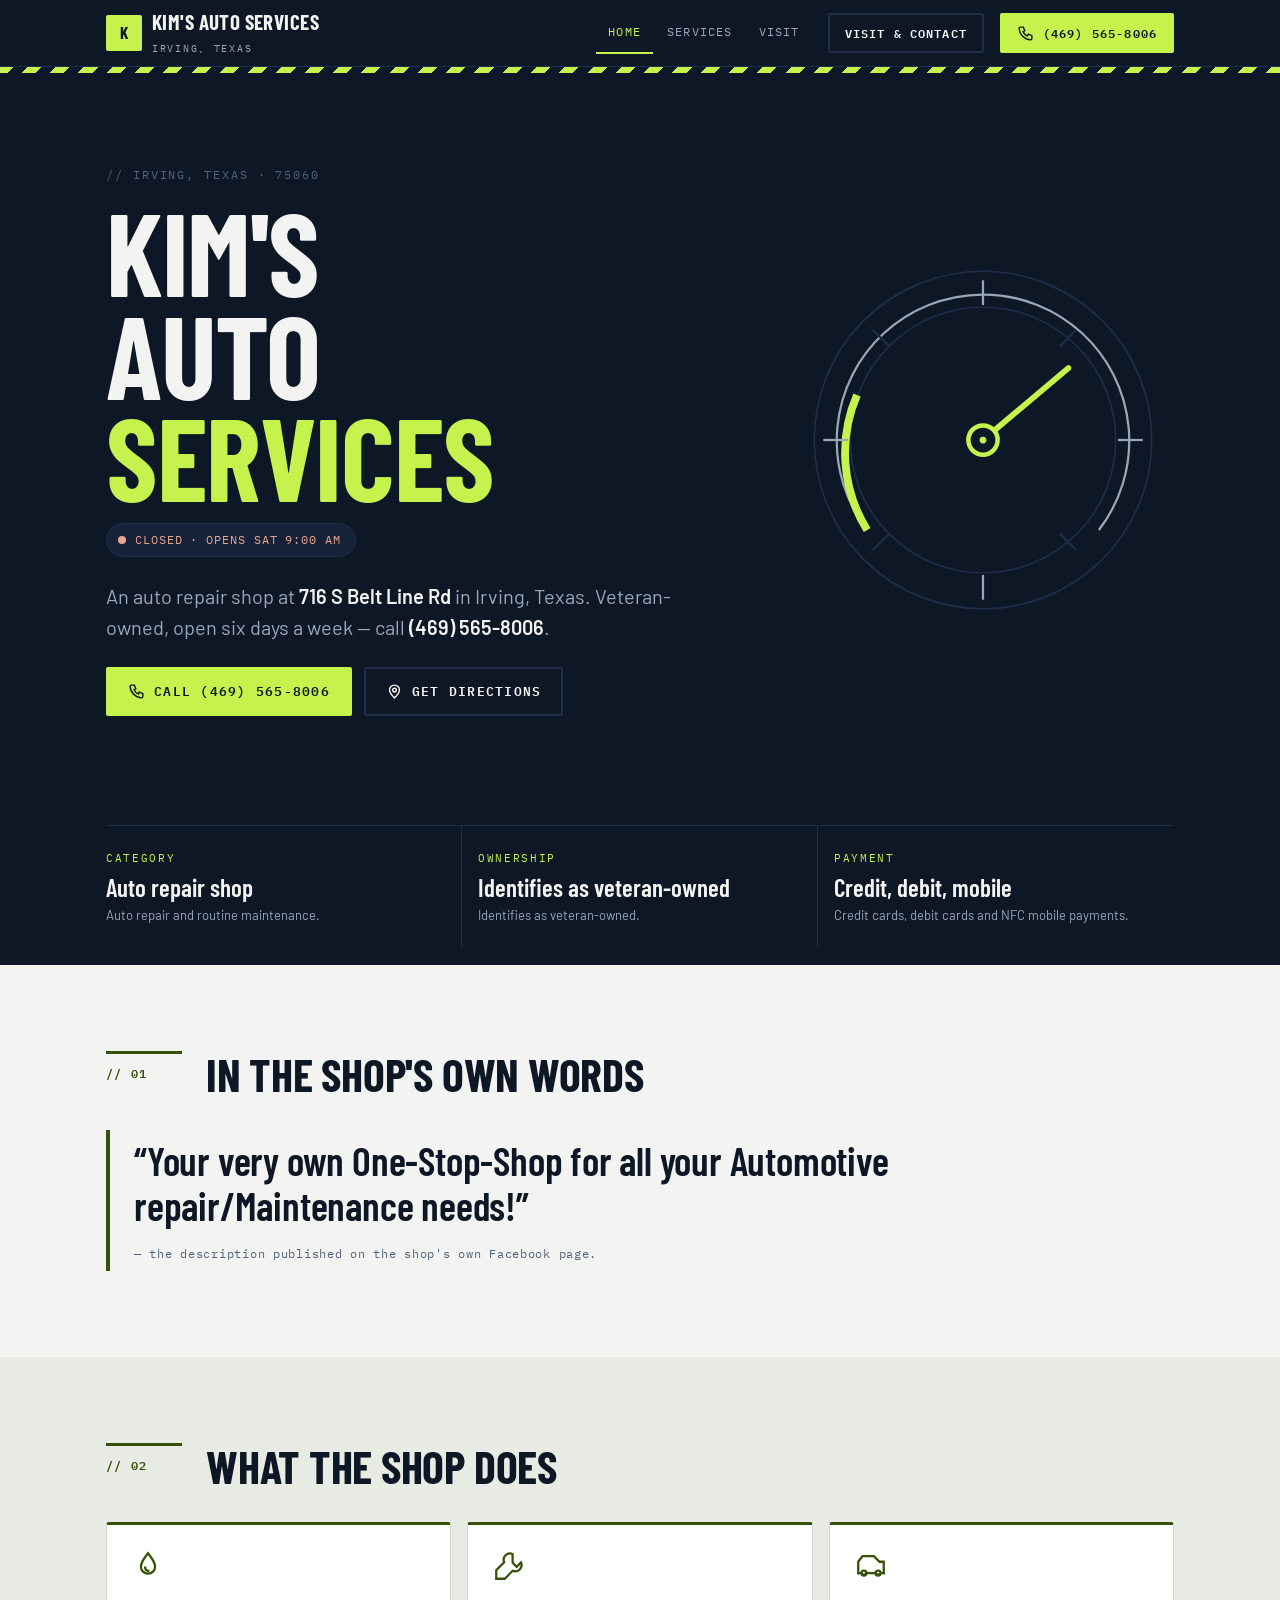
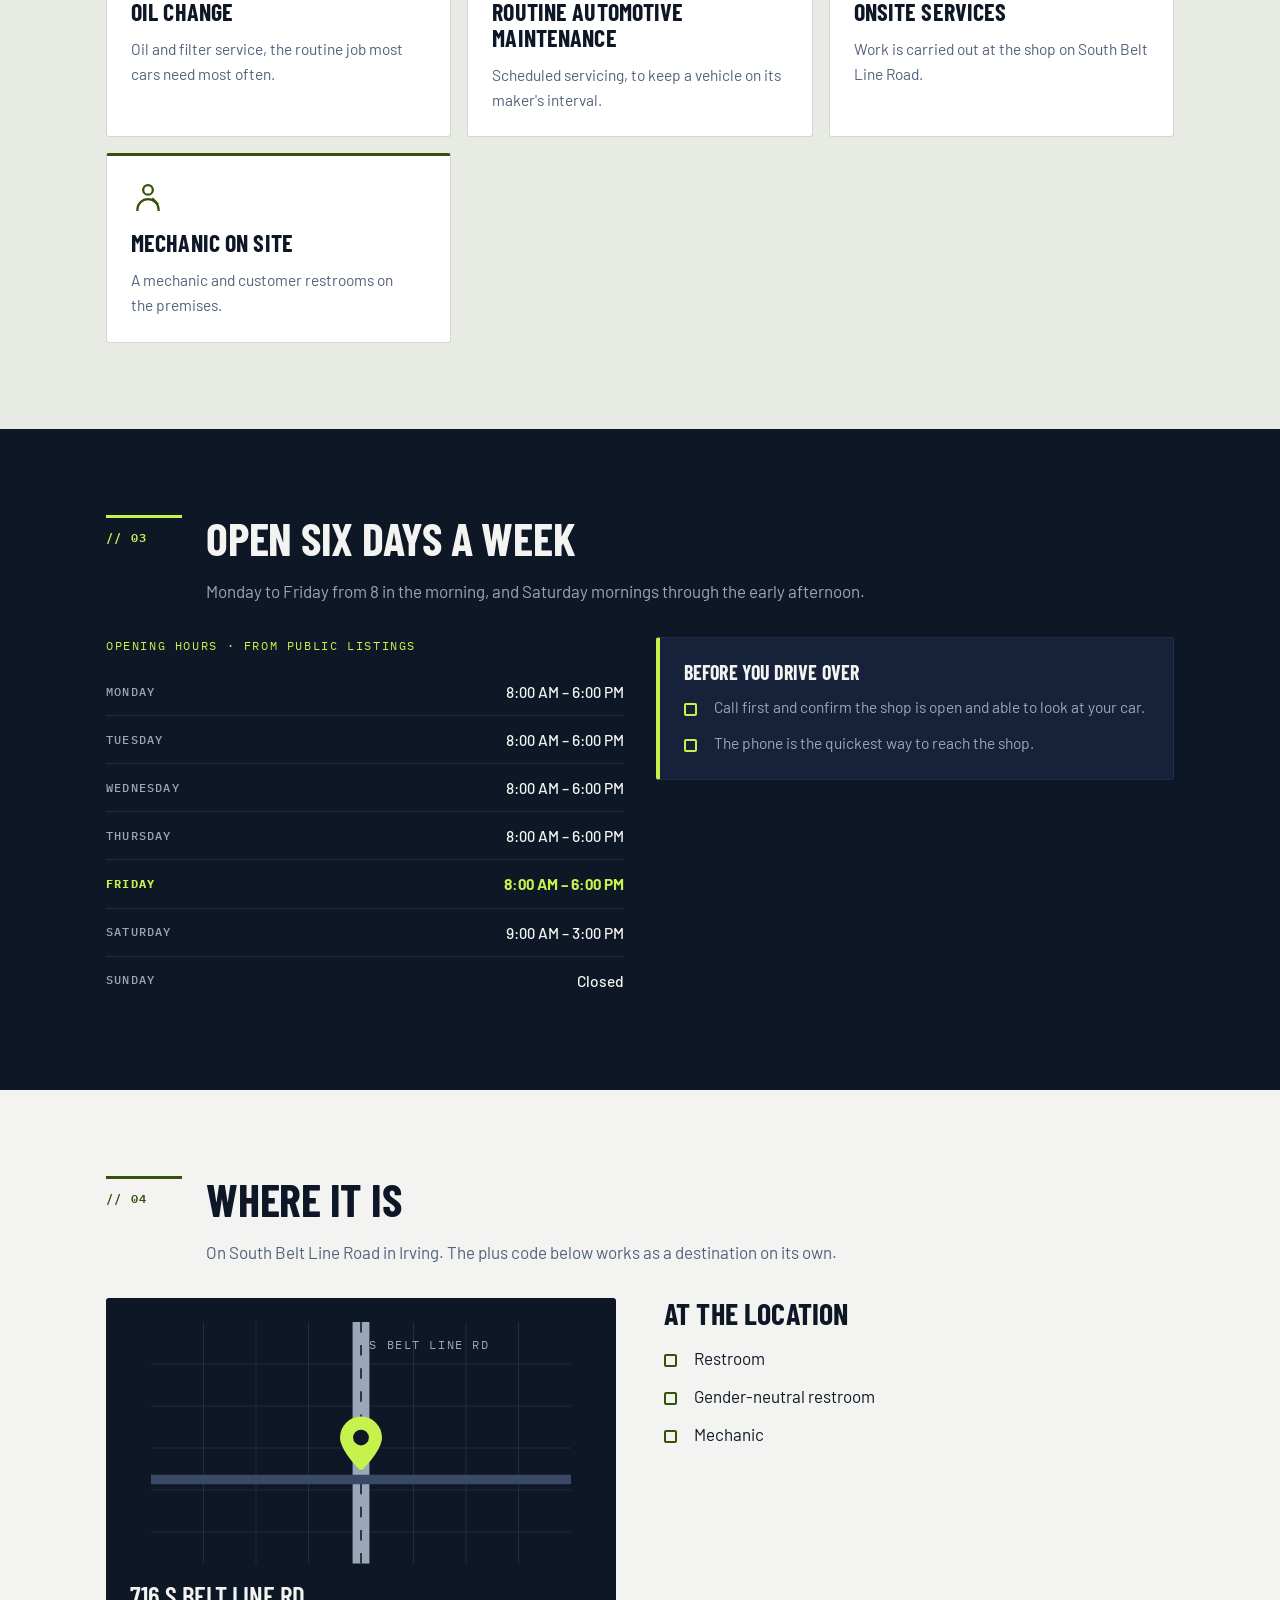
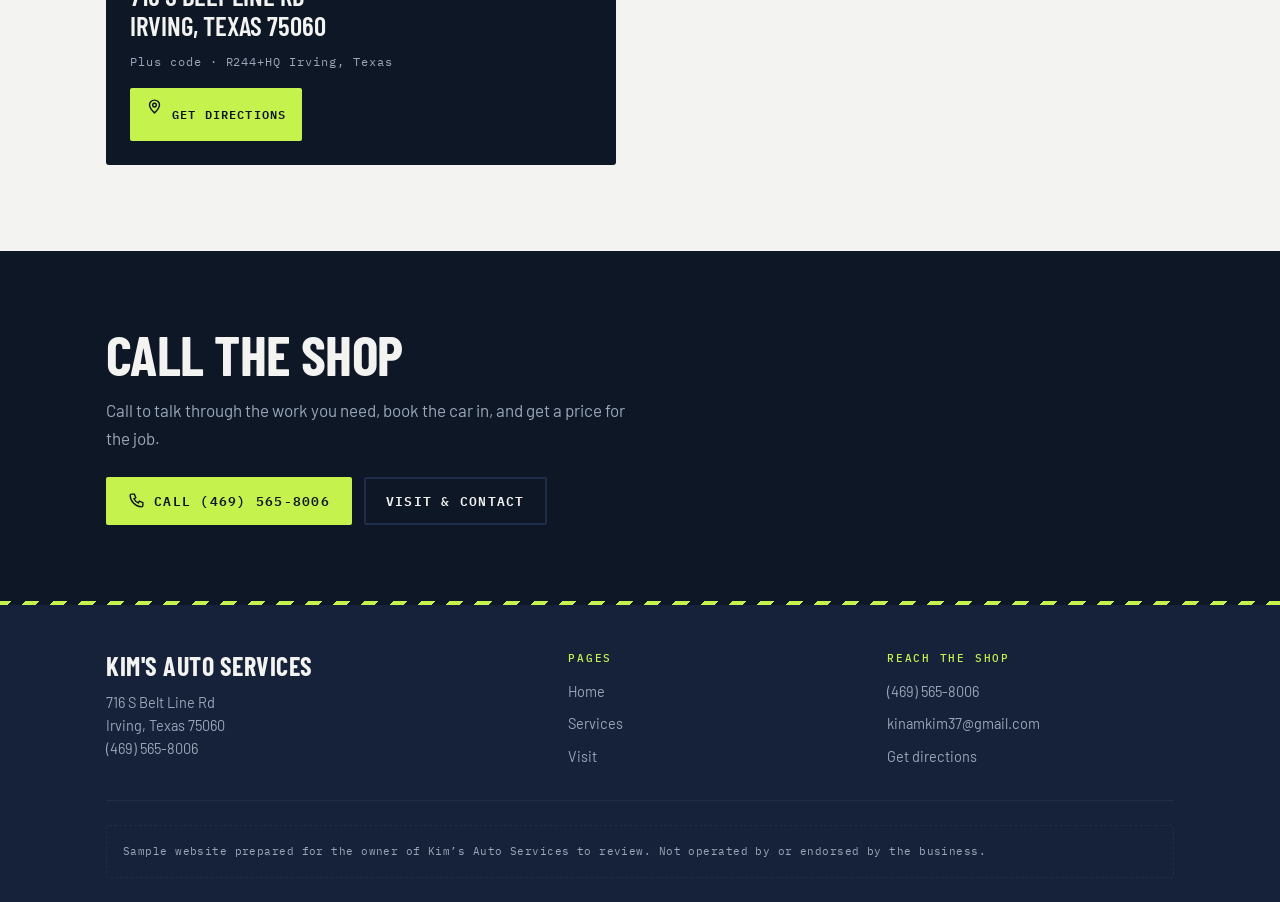
<file: index.html>
<!doctype html>
<html lang="en" class="no-js">
<head>
<meta charset="utf-8">
<meta name="viewport" content="width=device-width, initial-scale=1">
<title>Kim's Auto Services — Auto repair, 716 S Belt Line Rd, Irving, TX</title>
<meta name="description" content="Kim's Auto Services is an auto repair shop at 716 S Belt Line Rd, Irving, Texas 75060. Call (469) 565-8006. Hours and listed services come from public business listings.">
<meta name="robots" content="noindex, nofollow">
<meta name="theme-color" content="#0e1726">
<link rel="icon" href="assets/img/favicon.svg" type="image/svg+xml">
<link rel="preconnect" href="https://fonts.googleapis.com">
<link rel="preconnect" href="https://fonts.gstatic.com" crossorigin>
<link rel="stylesheet" href="https://fonts.googleapis.com/css2?family=Barlow+Condensed:wght@500;600;700&family=Barlow:wght@400;500;600&family=IBM+Plex+Mono:wght@400;500;600&display=swap">
<link rel="stylesheet" href="assets/css/styles.css">
<script>document.documentElement.className=document.documentElement.className.replace(/\bno-js\b/,'js');</script>
</head>
<body>

<a class="skip" href="#main">Skip to main content</a>

<!-- ========================= HEADER ========================= -->
<header class="topbar">
  <div class="wrap topbar__in">
    <a class="brand" href="index.html">
      <span class="brand__mark" aria-hidden="true">K</span>
      <span>
        <span class="brand__name">Kim's Auto Services</span>
        <span class="brand__sub">Irving, Texas</span>
      </span>
    </a>

    <button class="menubtn" type="button" data-menu aria-expanded="false" aria-controls="nav" aria-label="Open menu">
      <svg viewBox="0 0 24 24" fill="none" stroke="currentColor" stroke-width="2" stroke-linecap="square" aria-hidden="true">
        <path d="M3 6h18M3 12h18M3 18h18"/>
      </svg>
    </button>

    <ul class="nav" id="nav">
      <li><a href="index.html" aria-current="page">Home</a></li>
      <li><a href="services.html">Services</a></li>
      <li><a href="visit.html">Visit</a></li>
    </ul>

    <a class="btn btn--ghost btn--sm" href="visit.html">Visit &amp; contact</a>

    <a class="btn btn--signal btn--sm" href="tel:+14695658006">
      <svg viewBox="0 0 24 24" fill="none" stroke="currentColor" stroke-width="2" stroke-linecap="square" aria-hidden="true">
        <path d="M5 3h4l2 5-2.5 1.5a12 12 0 0 0 6 6L16 13l5 2v4a2 2 0 0 1-2 2A17 17 0 0 1 3 5a2 2 0 0 1 2-2z"/>
      </svg>
      <span>(469) 565-8006</span>
    </a>
  </div>
</header>
<div class="stripe" aria-hidden="true"></div>

<main id="main">

  <!-- ========================= HERO ========================= -->
  <section class="hero">
    <div class="wrap hero__in">
      <div>
        <span class="eyebrow">// Irving, Texas · 75060</span>

        <h1>
          <span class="ln">Kim's</span>
          <span class="ln">Auto</span>
          <span class="ln ln--signal">Services</span>
        </h1>

        <p class="pill" data-status hidden>
          <span class="pill__dot" aria-hidden="true"></span>
          <span data-status-text></span>
        </p>

        <p class="hero__lede">An auto repair shop at <strong>716 S Belt Line Rd</strong> in Irving, Texas. Veteran-owned, open six days a week — call <strong>(469)&nbsp;565-8006</strong>.</p>

        <div class="btn-row">
          <a class="btn btn--signal" href="tel:+14695658006">
            <svg viewBox="0 0 24 24" fill="none" stroke="currentColor" stroke-width="2" stroke-linecap="square" aria-hidden="true">
              <path d="M5 3h4l2 5-2.5 1.5a12 12 0 0 0 6 6L16 13l5 2v4a2 2 0 0 1-2 2A17 17 0 0 1 3 5a2 2 0 0 1 2-2z"/>
            </svg>
            <span>Call (469) 565-8006</span>
          </a>
          <a class="btn btn--ghost" href="https://www.google.com/maps/search/?api=1&amp;query=Kim%27s%20Auto%20Services%20716%20S%20Belt%20Line%20Rd%2C%20Irving%2C%20TX%2075060"
             target="_blank" rel="noopener noreferrer">
            <svg viewBox="0 0 24 24" fill="none" stroke="currentColor" stroke-width="2" stroke-linecap="square" aria-hidden="true">
              <path d="M12 21s7-6.4 7-11a7 7 0 1 0-14 0c0 4.6 7 11 7 11z"/><circle cx="12" cy="10" r="2.6"/>
            </svg>
            <span>Get directions</span>
          </a>
        </div>
      </div>

      <div class="hero__art">
        <!-- Abstract gauge: a dial sweep with tick marks. Decorative only. -->
        <svg viewBox="0 0 320 320" role="img"
             aria-label="A line drawing of a dial with a sweeping needle">
          <circle cx="160" cy="160" r="150" fill="none" stroke="#1f2d49" stroke-width="1.5"/>
          <circle cx="160" cy="160" r="118" fill="none" stroke="#1f2d49" stroke-width="1.5"/>
          <path d="M57 240A130 130 0 1 1 263 240" fill="none" stroke="#9aa7b8" stroke-width="2"/>
          <path d="M57 240A130 130 0 0 1 48 120" fill="none" stroke="#c6f24e" stroke-width="7" stroke-linecap="butt"/>
          <g stroke="#9aa7b8" stroke-width="2">
            <path d="M160 18v22"/><path d="M160 280v22"/>
            <path d="M18 160h22"/><path d="M280 160h22"/>
          </g>
          <g stroke="#1f2d49" stroke-width="2">
            <path d="M62 62l15 15"/><path d="M243 62l-15 15"/>
            <path d="M62 258l15-15"/><path d="M243 258l-15-15"/>
          </g>
          <path d="M160 160 L236 96" fill="none" stroke="#c6f24e" stroke-width="5" stroke-linecap="round"/>
          <circle cx="160" cy="160" r="13" fill="#0e1726" stroke="#c6f24e" stroke-width="4"/>
          <circle cx="160" cy="160" r="3" fill="#c6f24e"/>
        </svg>
      </div>
    </div>

    <!-- Spec strip -->
    <div class="wrap">
      <dl class="spec">
        <div class="spec__cell">
          <dt>Category</dt>
          <dd>
            <span>Auto repair shop</span>
            <small>Auto repair and routine maintenance.</small>
          </dd>
        </div>
        <div class="spec__cell">
          <dt>Ownership</dt>
          <dd>
            <span>Identifies as veteran-owned</span>
            <small>Identifies as veteran-owned.</small>
          </dd>
        </div>
        <div class="spec__cell">
          <dt>Payment</dt>
          <dd>
            <span>Credit, debit, mobile</span>
            <small>Credit cards, debit cards and NFC mobile payments.</small>
          </dd>
        </div>
      </dl>
    </div>
  </section>

  <!-- ========================= 01 · IN ITS OWN WORDS ========================= -->
  <section class="sec">
    <div class="wrap">
      <div class="sec__head reveal">
        <span class="sec__idx">// 01</span>
        <div>
          <h2 class="sec__h">In the shop's own words</h2>
        </div>
      </div>

      <div class="split split--wide">
        <blockquote class="quote reveal">
          <p>“Your very own One-Stop-Shop for all your Automotive repair/Maintenance needs!”</p>
          <footer>— the description published on the shop's own Facebook page.</footer>
        </blockquote>

      </div>
    </div>
  </section>

  <!-- ========================= 02 · WHAT THE LISTINGS RECORD ========================= -->
  <section class="sec sec--paper2">
    <div class="wrap">
      <div class="sec__head reveal">
        <span class="sec__idx">// 02</span>
        <div>
          <h2 class="sec__h">What the shop does</h2>
        </div>
      </div>

      <div class="cards reveal">
        <article class="card card--signal">
          <svg class="card__ico" viewBox="0 0 24 24" fill="none" stroke="currentColor" stroke-width="1.6" stroke-linecap="square" aria-hidden="true">
            <path d="M12 3s5 6.2 5 9.4A5 5 0 0 1 7 12.4C7 9.2 12 3 12 3z"/><path d="M10 13.2a2.2 2.2 0 0 0 2.2 2.2"/>
          </svg>
          <h3>Oil change</h3>
          <p>Oil and filter service, the routine job most cars need most often.</p>
        </article>

        <article class="card card--signal">
          <svg class="card__ico" viewBox="0 0 24 24" fill="none" stroke="currentColor" stroke-width="1.6" stroke-linecap="square" aria-hidden="true">
            <path d="M14.5 3.5a4.5 4.5 0 0 0-5.9 5.9L3 15v6h6l5.6-5.6a4.5 4.5 0 0 0 5.9-5.9l-3.1 3.1-2.8-2.8z"/>
          </svg>
          <h3>Routine automotive maintenance</h3>
          <p>Scheduled servicing, to keep a vehicle on its maker's interval.</p>
        </article>

        <article class="card card--signal">
          <svg class="card__ico" viewBox="0 0 24 24" fill="none" stroke="currentColor" stroke-width="1.6" stroke-linecap="square" aria-hidden="true">
            <path d="M3 17h2.2a2 2 0 0 0 3.6 0h6.4a2 2 0 0 0 3.6 0H21"/><path d="M3 17V9l3-4h8l4 4h3v8"/><circle cx="7" cy="17" r="1.8"/><circle cx="17" cy="17" r="1.8"/>
          </svg>
          <h3>Onsite services</h3>
          <p>Work is carried out at the shop on South Belt Line Road.</p>
        </article>

        <article class="card card--signal">
          <svg class="card__ico" viewBox="0 0 24 24" fill="none" stroke="currentColor" stroke-width="1.6" stroke-linecap="square" aria-hidden="true">
            <circle cx="12" cy="7" r="3.4"/><path d="M4.5 21a7.5 7.5 0 0 1 15 0"/><path d="M15.5 13.5l3 3"/>
          </svg>
          <h3>Mechanic on site</h3>
          <p>A mechanic and customer restrooms on the premises.</p>
        </article>
      </div>

    </div>
  </section>

  <!-- ========================= 03 · HOURS ========================= -->
  <section class="sec on-ink">
    <div class="wrap">
      <div class="sec__head reveal">
        <span class="sec__idx">// 03</span>
        <div>
          <h2 class="sec__h">Open six days a week</h2>
          <p class="sec__sub">Monday to Friday from 8 in the morning, and Saturday mornings through the early afternoon.</p>
        </div>
      </div>

      <div class="split">
        <table class="hours reveal" data-hours>
          <caption>Opening hours · from public listings</caption>
          <tbody>
            <tr data-day="1"><th scope="row">Monday</th><td>8:00 AM – 6:00 PM</td></tr>
            <tr data-day="2"><th scope="row">Tuesday</th><td>8:00 AM – 6:00 PM</td></tr>
            <tr data-day="3"><th scope="row">Wednesday</th><td>8:00 AM – 6:00 PM</td></tr>
            <tr data-day="4"><th scope="row">Thursday</th><td>8:00 AM – 6:00 PM</td></tr>
            <tr data-day="5"><th scope="row">Friday</th><td>8:00 AM – 6:00 PM</td></tr>
            <tr data-day="6"><th scope="row">Saturday</th><td>9:00 AM – 3:00 PM</td></tr>
            <tr data-day="0"><th scope="row">Sunday</th><td>Closed</td></tr>
          </tbody>
        </table>

        <div class="note note--ink reveal">
          <h3>Before you drive over</h3>
          <ul class="ticks">
            <li>Call first and confirm the shop is open and able to look at your car.</li>
            <li>The phone is the quickest way to reach the shop.</li></ul>
          <p class="nojs-only" style="margin-top:var(--s-4)">Note: the live “open now” indicator needs JavaScript. The table above is the published schedule.</p>
        </div>
      </div>
    </div>
  </section>

  <!-- ========================= 04 · WHERE IT IS ========================= -->
  <section class="sec">
    <div class="wrap">
      <div class="sec__head reveal">
        <span class="sec__idx">// 04</span>
        <div>
          <h2 class="sec__h">Where it is</h2>
          <p class="sec__sub">On South Belt Line Road in Irving. The plus code below works as a destination on its own.</p>
        </div>
      </div>

      <div class="split split--wide">
        <div class="locator reveal">
          <!-- Abstract locator: a crossroads with a marker. Decorative only. -->
          <svg viewBox="0 0 400 230" role="img"
               aria-label="A simplified line drawing of a crossroads with a map marker">
            <rect x="0" y="0" width="400" height="230" fill="#0e1726"/>
            <g stroke="#1f2d49" stroke-width="1">
              <path d="M0 40h400M0 80h400M0 120h400M0 160h400M0 200h400"/>
              <path d="M50 0v230M100 0v230M150 0v230M250 0v230M300 0v230M350 0v230"/>
            </g>
            <path d="M200 0v230" stroke="#9aa7b8" stroke-width="16" fill="none"/>
            <path d="M200 0v230" stroke="#0e1726" stroke-width="1.5" stroke-dasharray="10 12" fill="none"/>
            <path d="M0 150h400" stroke="#3a4a66" stroke-width="9" fill="none"/>
            <g transform="translate(200 108)">
              <path d="M0 34c0 0 20-19 20-32A20 20 0 1 0-20 2c0 13 20 32 20 32z" fill="#c6f24e"/>
              <circle cx="0" cy="2" r="7.5" fill="#0e1726"/>
            </g>
            <text x="208" y="26" fill="#9aa7b8" font-family="IBM Plex Mono, monospace" font-size="11" letter-spacing="1.5">S BELT LINE RD</text>
          </svg>

          <address>716 S Belt Line Rd<br>Irving, Texas 75060</address>
          <p class="pluscode">Plus code · R244+HQ Irving, Texas</p>
          <a class="btn btn--signal btn--sm" href="https://www.google.com/maps/search/?api=1&amp;query=Kim%27s%20Auto%20Services%20716%20S%20Belt%20Line%20Rd%2C%20Irving%2C%20TX%2075060"
             target="_blank" rel="noopener noreferrer">
            <svg viewBox="0 0 24 24" fill="none" stroke="currentColor" stroke-width="2" stroke-linecap="square" aria-hidden="true">
              <path d="M12 21s7-6.4 7-11a7 7 0 1 0-14 0c0 4.6 7 11 7 11z"/><circle cx="12" cy="10" r="2.6"/>
            </svg>
            <span>Get directions</span>
          </a>
        </div>

        <div class="reveal">
          <h3 style="font-size:clamp(22px,3vw,30px);text-transform:uppercase;margin-bottom:var(--s-4)">At the location</h3>
          <ul class="ticks" style="margin-bottom:var(--s-5)">
            <li>Restroom</li>
            <li>Gender-neutral restroom</li>
            <li>Mechanic</li>
          </ul>
        </div>
      </div>
    </div>
  </section>

  <!-- ========================= BAND ========================= -->
  <section class="band">
    <div class="wrap">
      <h2>Call the shop</h2>
      <p>Call to talk through the work you need, book the car in, and get a price for the job.</p>
      <div class="btn-row">
        <a class="btn btn--signal" href="tel:+14695658006">
          <svg viewBox="0 0 24 24" fill="none" stroke="currentColor" stroke-width="2" stroke-linecap="square" aria-hidden="true">
            <path d="M5 3h4l2 5-2.5 1.5a12 12 0 0 0 6 6L16 13l5 2v4a2 2 0 0 1-2 2A17 17 0 0 1 3 5a2 2 0 0 1 2-2z"/>
          </svg>
          <span>Call (469) 565-8006</span>
        </a>
        <a class="btn btn--ghost" href="visit.html">Visit &amp; contact</a>
      </div>
    </div>
  </section>

</main>

<!-- ========================= FOOTER ========================= -->
<div class="stripe stripe--thin" aria-hidden="true"></div>
<footer class="foot">
  <div class="wrap">
    <div class="foot__grid">
      <div>
        <p class="foot__brand">Kim's Auto Services</p>
        <address>
          716 S Belt Line Rd<br>
          Irving, Texas 75060<br>
          <a href="tel:+14695658006">(469) 565-8006</a>
        </address>
      </div>
      <div>
        <h2>Pages</h2>
        <ul>
          <li><a href="index.html">Home</a></li>
          <li><a href="services.html">Services</a></li>
          <li><a href="visit.html">Visit</a></li>
        </ul>
      </div>
      <div>
        <h2>Reach the shop</h2>
        <ul>
          <li><a href="tel:+14695658006">(469) 565-8006</a></li>
          <li><a href="mailto:kinamkim37@gmail.com">kinamkim37@gmail.com</a></li>
          <li><a href="https://www.google.com/maps/search/?api=1&amp;query=Kim%27s%20Auto%20Services%20716%20S%20Belt%20Line%20Rd%2C%20Irving%2C%20TX%2075060"
                 target="_blank" rel="noopener noreferrer">Get directions</a></li>
        </ul>
      </div>
    </div>


    <p class="disclaimer">Sample website prepared for the owner of Kim&#8217;s Auto Services to review. Not operated by or endorsed by the business.</p>
  </div>
</footer>

<script src="assets/js/site.js"></script>
</body>
</html>
</file>
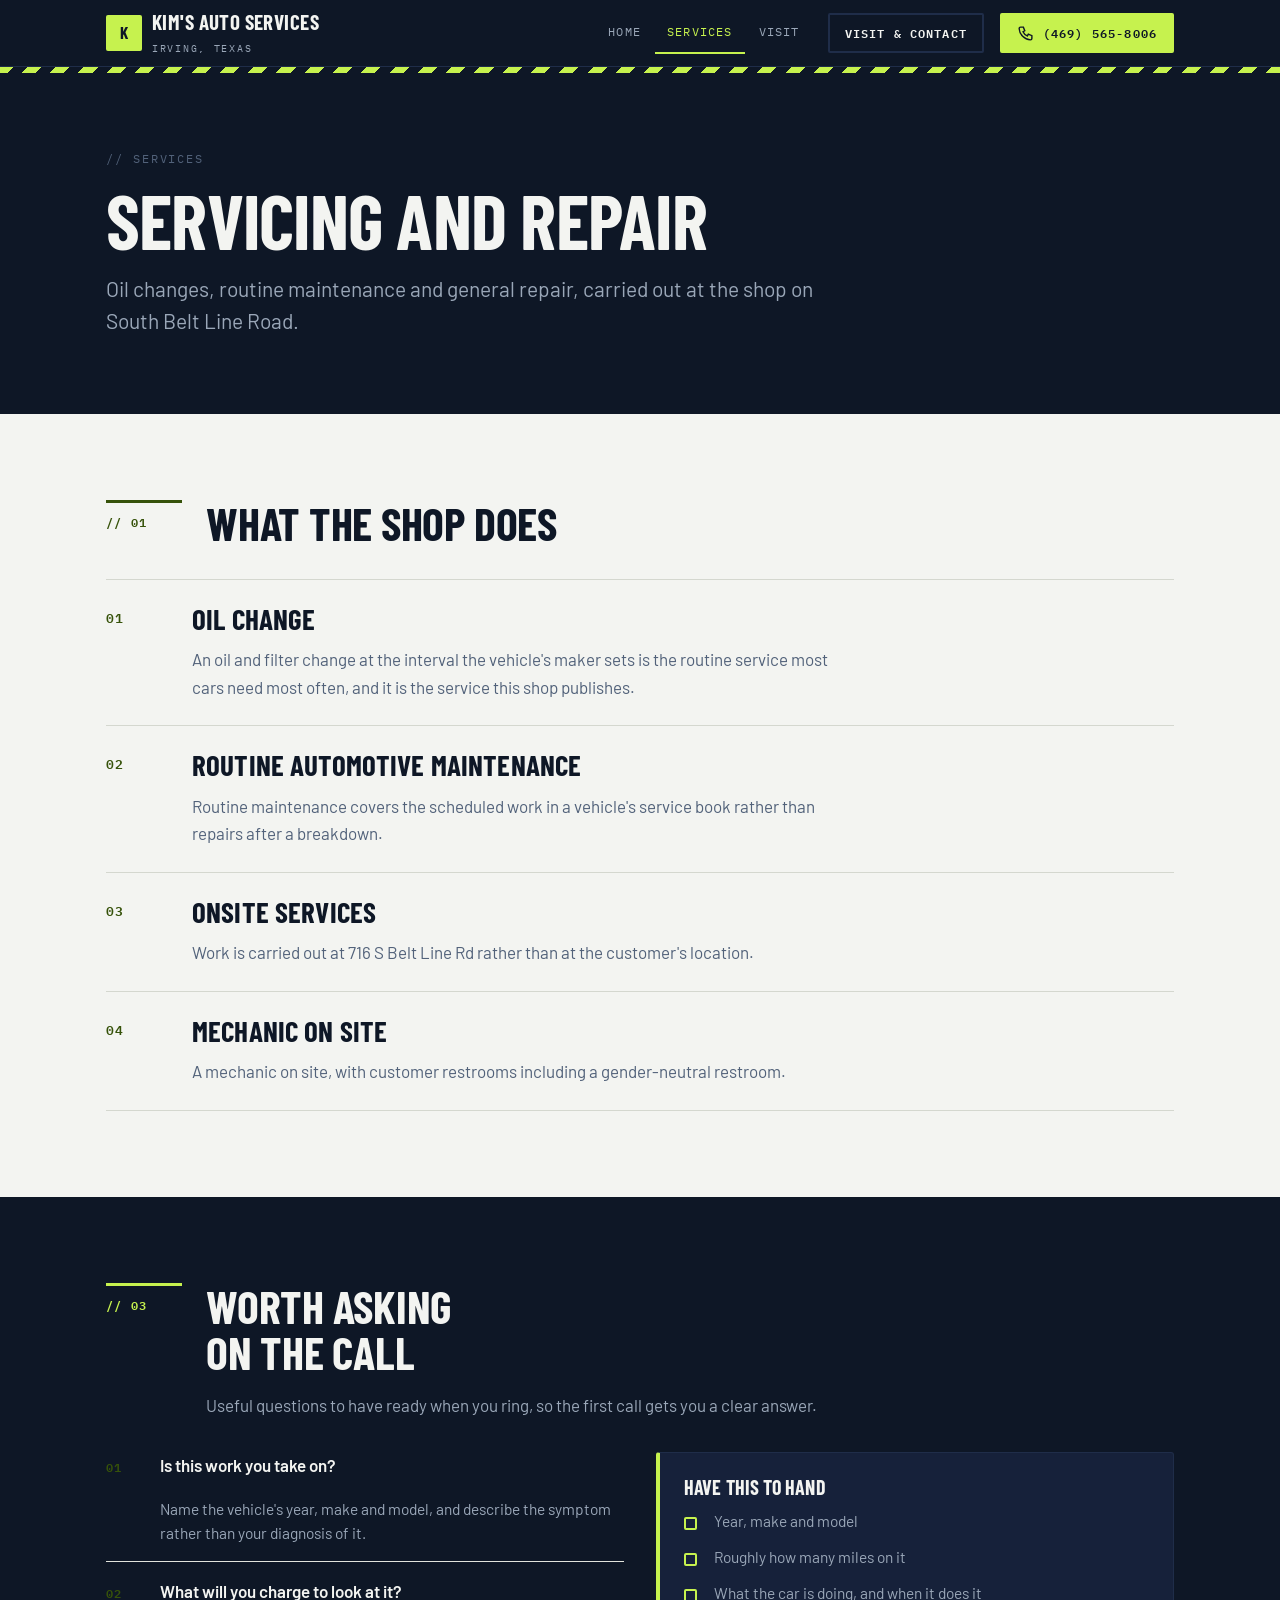
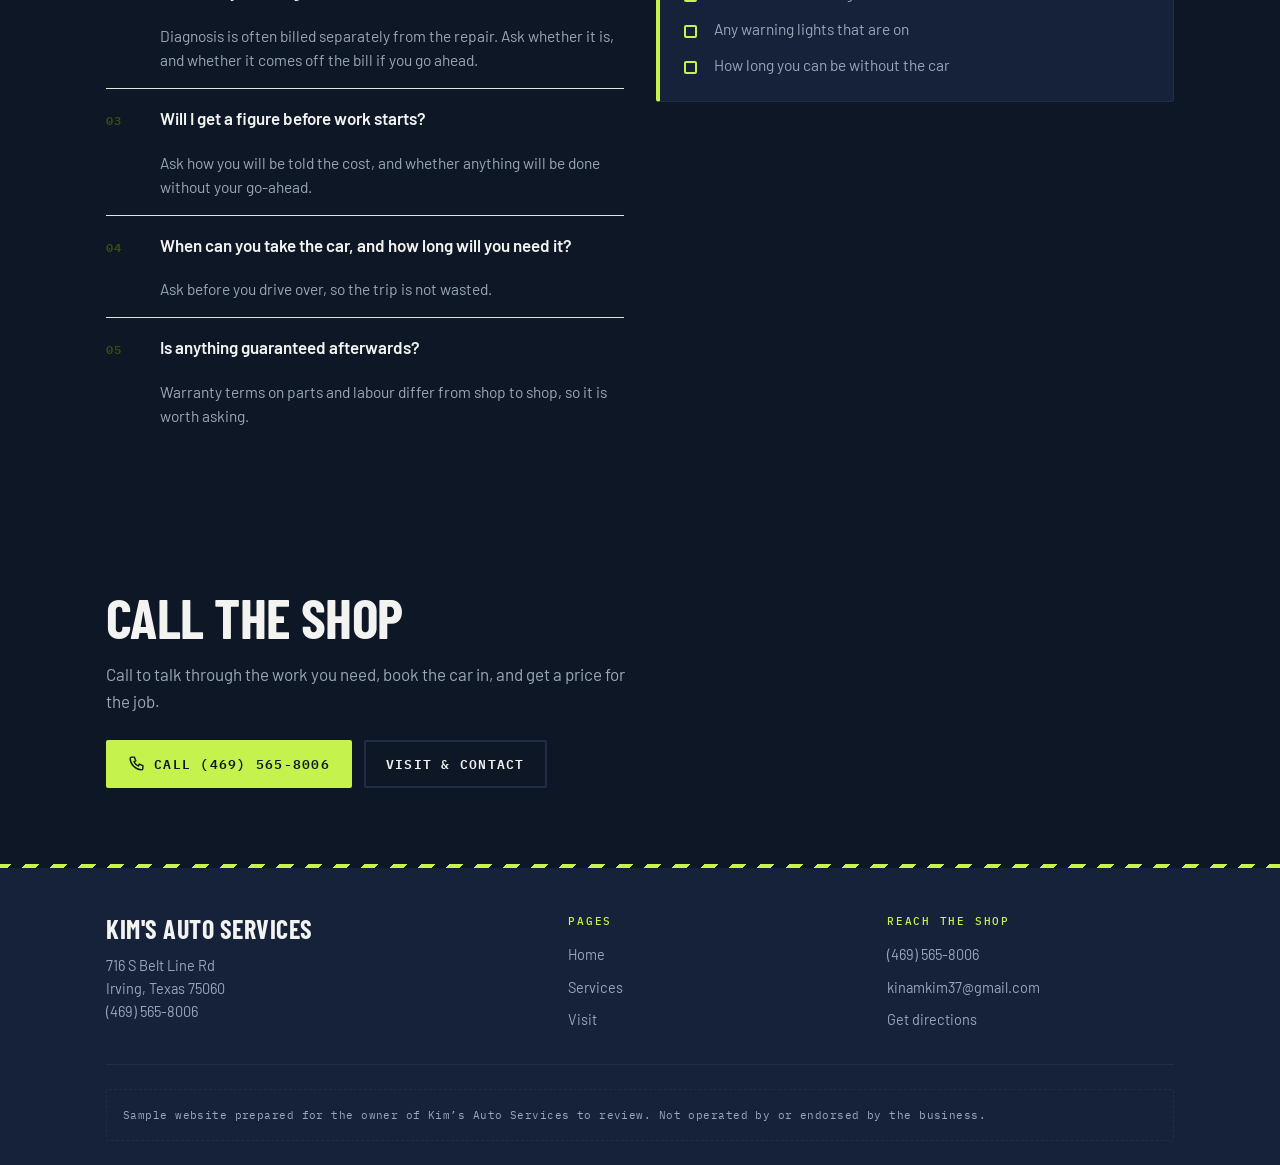
<file: services.html>
<!doctype html>
<html lang="en" class="no-js">
<head>
<meta charset="utf-8">
<meta name="viewport" content="width=device-width, initial-scale=1">
<title>Services — Kim's Auto Services, Irving, TX</title>
<meta name="description" content="What public listings record for Kim's Auto Services at 716 S Belt Line Rd, Irving, Texas: oil change, routine automotive maintenance, onsite services. Call (469) 565-8006 to ask about anything else.">
<meta name="robots" content="noindex, nofollow">
<meta name="theme-color" content="#0e1726">
<link rel="icon" href="assets/img/favicon.svg" type="image/svg+xml">
<link rel="preconnect" href="https://fonts.googleapis.com">
<link rel="preconnect" href="https://fonts.gstatic.com" crossorigin>
<link rel="stylesheet" href="https://fonts.googleapis.com/css2?family=Barlow+Condensed:wght@500;600;700&family=Barlow:wght@400;500;600&family=IBM+Plex+Mono:wght@400;500;600&display=swap">
<link rel="stylesheet" href="assets/css/styles.css">
<script>document.documentElement.className=document.documentElement.className.replace(/\bno-js\b/,'js');</script>
</head>
<body>

<a class="skip" href="#main">Skip to main content</a>

<header class="topbar">
  <div class="wrap topbar__in">
    <a class="brand" href="index.html">
      <span class="brand__mark" aria-hidden="true">K</span>
      <span>
        <span class="brand__name">Kim's Auto Services</span>
        <span class="brand__sub">Irving, Texas</span>
      </span>
    </a>

    <button class="menubtn" type="button" data-menu aria-expanded="false" aria-controls="nav" aria-label="Open menu">
      <svg viewBox="0 0 24 24" fill="none" stroke="currentColor" stroke-width="2" stroke-linecap="square" aria-hidden="true">
        <path d="M3 6h18M3 12h18M3 18h18"/>
      </svg>
    </button>

    <ul class="nav" id="nav">
      <li><a href="index.html">Home</a></li>
      <li><a href="services.html" aria-current="page">Services</a></li>
      <li><a href="visit.html">Visit</a></li>
    </ul>

    <a class="btn btn--ghost btn--sm" href="visit.html">Visit &amp; contact</a>

    <a class="btn btn--signal btn--sm" href="tel:+14695658006">
      <svg viewBox="0 0 24 24" fill="none" stroke="currentColor" stroke-width="2" stroke-linecap="square" aria-hidden="true">
        <path d="M5 3h4l2 5-2.5 1.5a12 12 0 0 0 6 6L16 13l5 2v4a2 2 0 0 1-2 2A17 17 0 0 1 3 5a2 2 0 0 1 2-2z"/>
      </svg>
      <span>(469) 565-8006</span>
    </a>
  </div>
</header>
<div class="stripe" aria-hidden="true"></div>

<main id="main">

  <section class="phead">
    <div class="wrap">
      <span class="eyebrow">// Services</span>
      <h1>Servicing and repair</h1>
      <p class="lede">Oil changes, routine maintenance and general repair, carried out at the shop on South Belt Line Road.</p>
    </div>
  </section>

  <!-- ========================= 01 · RECORDED ========================= -->
  <section class="sec">
    <div class="wrap">
      <div class="sec__head reveal">
        <span class="sec__idx">// 01</span>
        <div>
          <h2 class="sec__h">What the shop does</h2>
        </div>
      </div>

      <ol class="rows reveal">
        <li>
          <span class="rows__n">01</span>
          <div>
            <h3>Oil change</h3>
            <p>An oil and filter change at the interval the vehicle's maker sets is the routine service most cars need most often, and it is the service this shop publishes.</p>
            </div>
        </li>

        <li>
          <span class="rows__n">02</span>
          <div>
            <h3>Routine automotive maintenance</h3>
            <p>Routine maintenance covers the scheduled work in a vehicle's service book rather than repairs after a breakdown.</p>
            </div>
        </li>

        <li>
          <span class="rows__n">03</span>
          <div>
            <h3>Onsite services</h3>
            <p>Work is carried out at 716 S Belt Line Rd rather than at the customer's location.</p>
            </div>
        </li>

        <li>
          <span class="rows__n">04</span>
          <div>
            <h3>Mechanic on site</h3>
            <p>A mechanic on site, with customer restrooms including a gender-neutral restroom.</p>
            </div>
        </li>
      </ol>
    </div>
  </section>

  <!-- ========================= 02 · NOT RECORDED ========================= -->
  <!-- ========================= 03 · WHAT TO ASK ========================= -->
  <section class="sec on-ink">
    <div class="wrap">
      <div class="sec__head reveal">
        <span class="sec__idx">// 03</span>
        <div>
          <h2 class="sec__h">Worth asking on the call</h2>
          <p class="sec__sub">Useful questions to have ready when you ring, so the first call gets you a clear answer.</p>
        </div>
      </div>

      <div class="split">
        <ol class="asks reveal">
          <li><strong>Is this work you take on?</strong><span>Name the vehicle's year, make and model, and describe the symptom rather than your diagnosis of it.</span></li>
          <li><strong>What will you charge to look at it?</strong><span>Diagnosis is often billed separately from the repair. Ask whether it is, and whether it comes off the bill if you go ahead.</span></li>
          <li><strong>Will I get a figure before work starts?</strong><span>Ask how you will be told the cost, and whether anything will be done without your go-ahead.</span></li>
          <li><strong>When can you take the car, and how long will you need it?</strong><span>Ask before you drive over, so the trip is not wasted.</span></li>
          <li><strong>Is anything guaranteed afterwards?</strong><span>Warranty terms on parts and labour differ from shop to shop, so it is worth asking.</span></li>
        </ol>

        <div class="note note--ink reveal">
          <h3>Have this to hand</h3>
          <ul class="ticks">
            <li>Year, make and model</li>
            <li>Roughly how many miles on it</li>
            <li>What the car is doing, and when it does it</li>
            <li>Any warning lights that are on</li>
            <li>How long you can be without the car</li>
          </ul>
          </div>
      </div>
    </div>
  </section>

  <!-- ========================= 04 · WHAT THIS PAGE IS NOT ========================= -->
  <section class="band">
    <div class="wrap">
      <h2>Call the shop</h2>
      <p>Call to talk through the work you need, book the car in, and get a price for the job.</p>
      <div class="btn-row">
        <a class="btn btn--signal" href="tel:+14695658006">
          <svg viewBox="0 0 24 24" fill="none" stroke="currentColor" stroke-width="2" stroke-linecap="square" aria-hidden="true">
            <path d="M5 3h4l2 5-2.5 1.5a12 12 0 0 0 6 6L16 13l5 2v4a2 2 0 0 1-2 2A17 17 0 0 1 3 5a2 2 0 0 1 2-2z"/>
          </svg>
          <span>Call (469) 565-8006</span>
        </a>
        <a class="btn btn--ghost" href="visit.html">Visit &amp; contact</a>
      </div>
    </div>
  </section>

</main>

<div class="stripe stripe--thin" aria-hidden="true"></div>
<footer class="foot">
  <div class="wrap">
    <div class="foot__grid">
      <div>
        <p class="foot__brand">Kim's Auto Services</p>
        <address>
          716 S Belt Line Rd<br>
          Irving, Texas 75060<br>
          <a href="tel:+14695658006">(469) 565-8006</a>
        </address>
      </div>
      <div>
        <h2>Pages</h2>
        <ul>
          <li><a href="index.html">Home</a></li>
          <li><a href="services.html">Services</a></li>
          <li><a href="visit.html">Visit</a></li>
        </ul>
      </div>
      <div>
        <h2>Reach the shop</h2>
        <ul>
          <li><a href="tel:+14695658006">(469) 565-8006</a></li>
          <li><a href="mailto:kinamkim37@gmail.com">kinamkim37@gmail.com</a></li>
          <li><a href="https://www.google.com/maps/search/?api=1&amp;query=Kim%27s%20Auto%20Services%20716%20S%20Belt%20Line%20Rd%2C%20Irving%2C%20TX%2075060"
                 target="_blank" rel="noopener noreferrer">Get directions</a></li>
        </ul>
      </div>
    </div>


    <p class="disclaimer">Sample website prepared for the owner of Kim&#8217;s Auto Services to review. Not operated by or endorsed by the business.</p>
  </div>
</footer>

<script src="assets/js/site.js"></script>
</body>
</html>
</file>
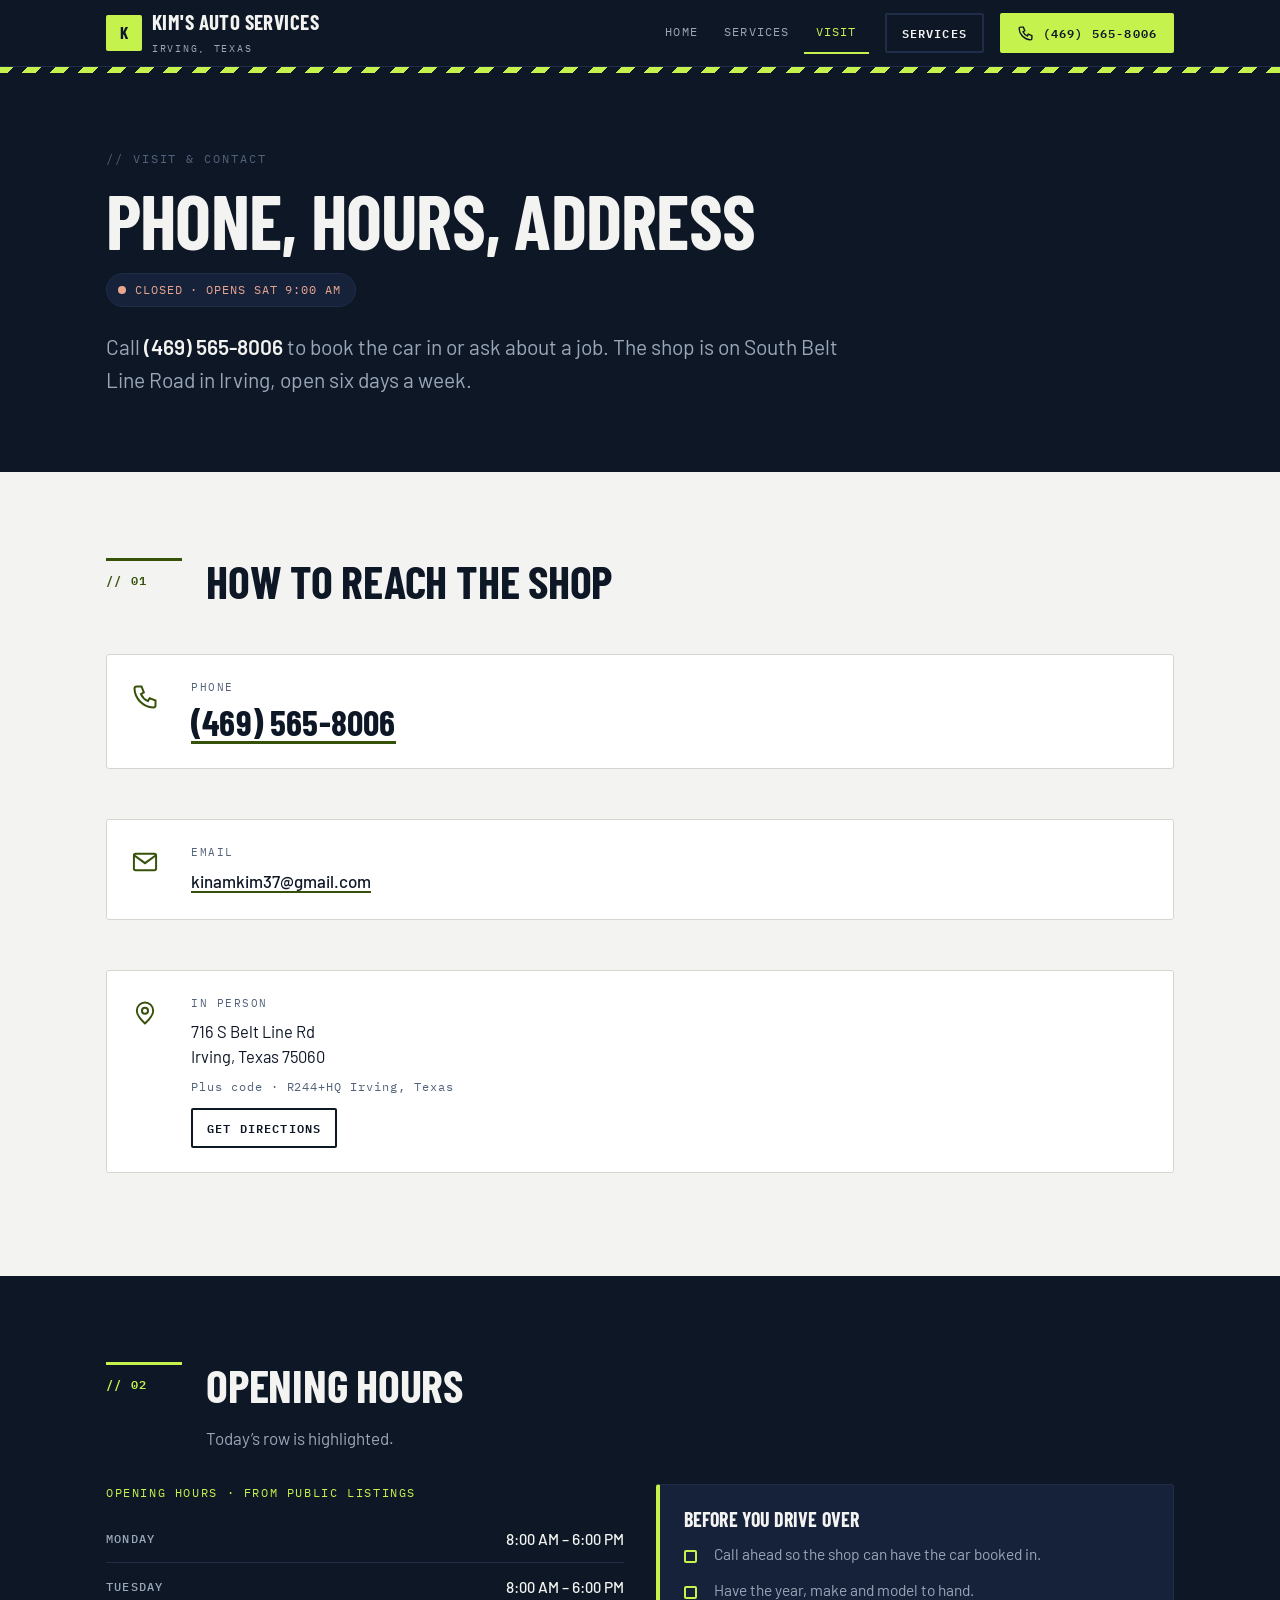
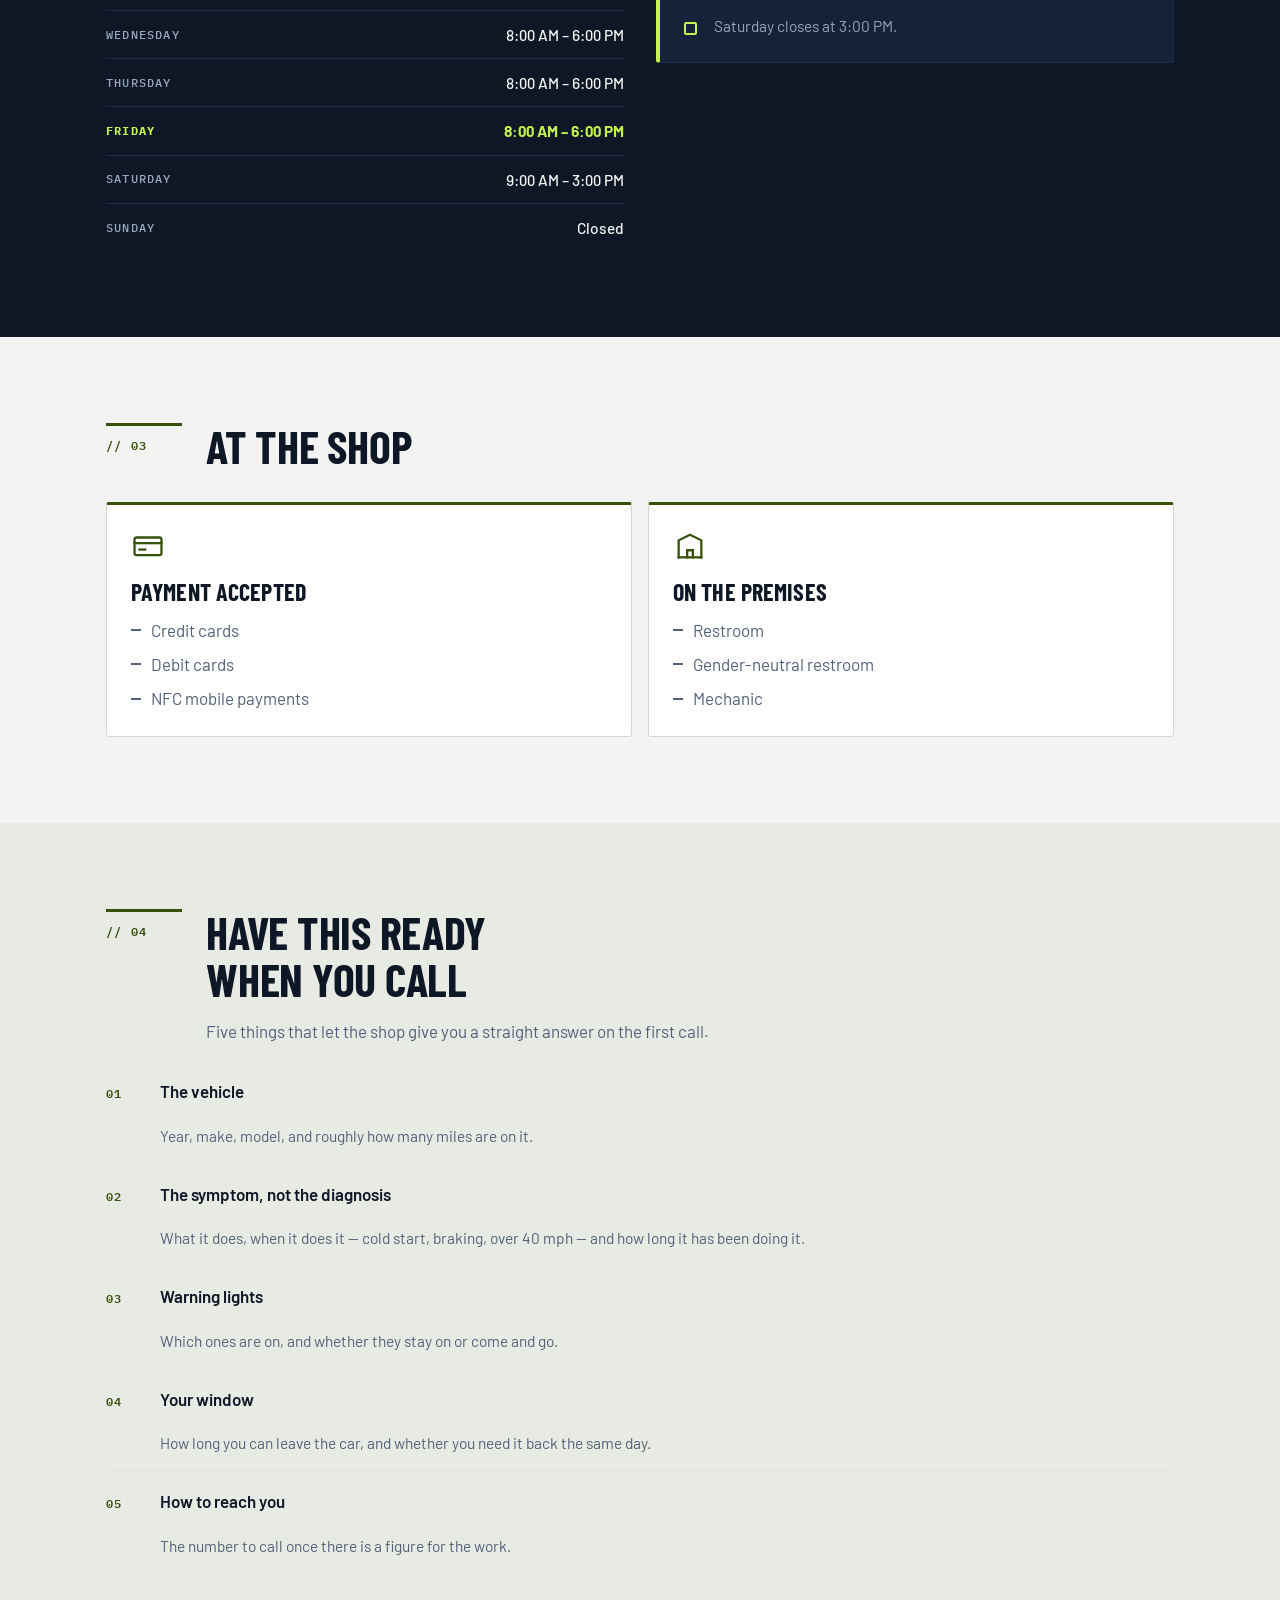
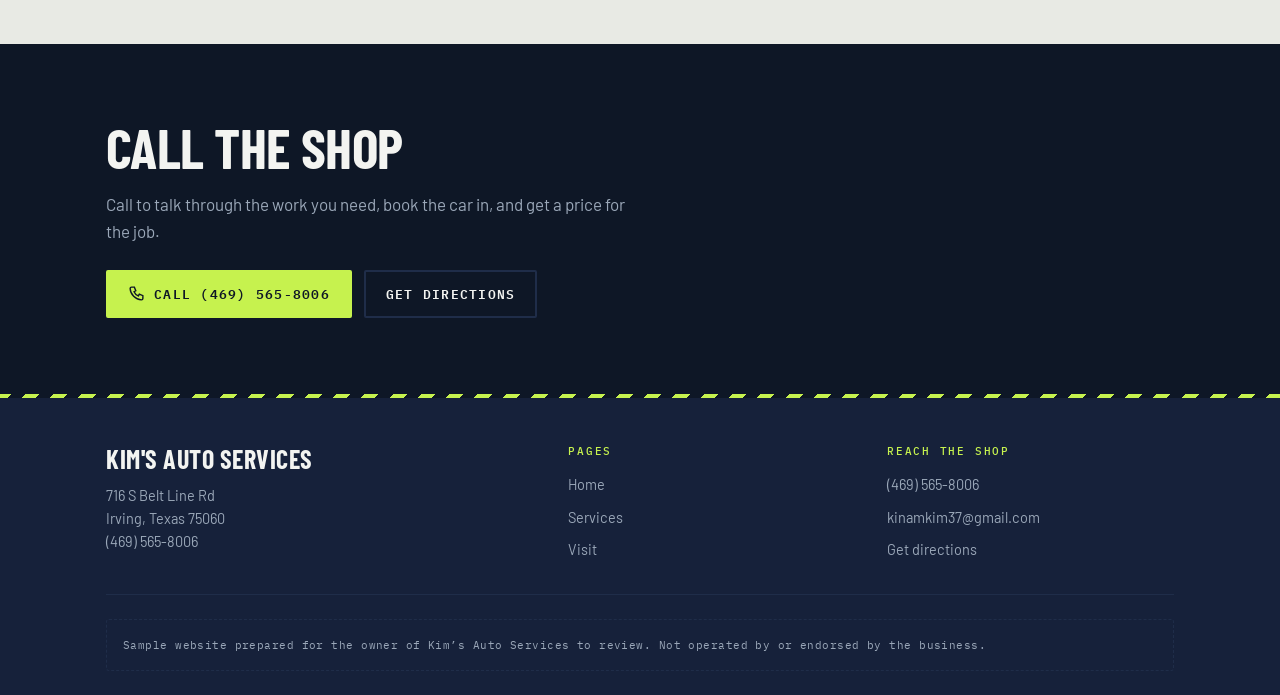
<file: visit.html>
<!doctype html>
<html lang="en" class="no-js">
<head>
<meta charset="utf-8">
<meta name="viewport" content="width=device-width, initial-scale=1">
<title>Visit &amp; contact — Kim's Auto Services, Irving, TX</title>
<meta name="description" content="Phone, published hours, address and plus code for Kim's Auto Services, 716 S Belt Line Rd, Irving, Texas 75060. Call (469) 565-8006.">
<meta name="robots" content="noindex, nofollow">
<meta name="theme-color" content="#0e1726">
<link rel="icon" href="assets/img/favicon.svg" type="image/svg+xml">
<link rel="preconnect" href="https://fonts.googleapis.com">
<link rel="preconnect" href="https://fonts.gstatic.com" crossorigin>
<link rel="stylesheet" href="https://fonts.googleapis.com/css2?family=Barlow+Condensed:wght@500;600;700&family=Barlow:wght@400;500;600&family=IBM+Plex+Mono:wght@400;500;600&display=swap">
<link rel="stylesheet" href="assets/css/styles.css">
<script>document.documentElement.className=document.documentElement.className.replace(/\bno-js\b/,'js');</script>
</head>
<body>

<a class="skip" href="#main">Skip to main content</a>

<header class="topbar">
  <div class="wrap topbar__in">
    <a class="brand" href="index.html">
      <span class="brand__mark" aria-hidden="true">K</span>
      <span>
        <span class="brand__name">Kim's Auto Services</span>
        <span class="brand__sub">Irving, Texas</span>
      </span>
    </a>

    <button class="menubtn" type="button" data-menu aria-expanded="false" aria-controls="nav" aria-label="Open menu">
      <svg viewBox="0 0 24 24" fill="none" stroke="currentColor" stroke-width="2" stroke-linecap="square" aria-hidden="true">
        <path d="M3 6h18M3 12h18M3 18h18"/>
      </svg>
    </button>

    <ul class="nav" id="nav">
      <li><a href="index.html">Home</a></li>
      <li><a href="services.html">Services</a></li>
      <li><a href="visit.html" aria-current="page">Visit</a></li>
    </ul>

    <a class="btn btn--ghost btn--sm" href="services.html">Services</a>

    <a class="btn btn--signal btn--sm" href="tel:+14695658006">
      <svg viewBox="0 0 24 24" fill="none" stroke="currentColor" stroke-width="2" stroke-linecap="square" aria-hidden="true">
        <path d="M5 3h4l2 5-2.5 1.5a12 12 0 0 0 6 6L16 13l5 2v4a2 2 0 0 1-2 2A17 17 0 0 1 3 5a2 2 0 0 1 2-2z"/>
      </svg>
      <span>(469) 565-8006</span>
    </a>
  </div>
</header>
<div class="stripe" aria-hidden="true"></div>

<main id="main">

  <section class="phead">
    <div class="wrap">
      <span class="eyebrow">// Visit &amp; contact</span>
      <h1>Phone, hours, address</h1>
      <p class="pill" data-status hidden>
        <span class="pill__dot" aria-hidden="true"></span>
        <span data-status-text></span>
      </p>
      <p class="lede">Call <strong>(469)&nbsp;565-8006</strong> to book the car in or ask about a job. The shop is on South Belt Line Road in Irving, open six days a week.</p>
    </div>
  </section>

  <!-- ========================= 01 · REACH ========================= -->
  <section class="sec">
    <div class="wrap">
      <div class="sec__head reveal">
        <span class="sec__idx">// 01</span>
        <div>
          <h2 class="sec__h">How to reach the shop</h2>
        </div>
      </div>

      <div class="calls reveal">
        <dl class="callcard">
          <svg class="callcard__ico" viewBox="0 0 24 24" fill="none" stroke="currentColor" stroke-width="1.7" stroke-linecap="square" aria-hidden="true">
            <path d="M5 3h4l2 5-2.5 1.5a12 12 0 0 0 6 6L16 13l5 2v4a2 2 0 0 1-2 2A17 17 0 0 1 3 5a2 2 0 0 1 2-2z"/>
          </svg>
          <div>
            <dt>Phone</dt>
            <dd><a class="big" href="tel:+14695658006">(469) 565-8006</a></dd>
          </div>
        </dl>

        <dl class="callcard">
          <svg class="callcard__ico" viewBox="0 0 24 24" fill="none" stroke="currentColor" stroke-width="1.7" stroke-linecap="square" aria-hidden="true">
            <rect x="2.5" y="5" width="19" height="14" rx="1.5"/><path d="M3 6.5l9 6.5 9-6.5"/>
          </svg>
          <div>
            <dt>Email</dt>
            <dd><a class="mid" href="mailto:kinamkim37@gmail.com">kinamkim37@gmail.com</a></dd>
          </div>
        </dl>

        <dl class="callcard">
          <svg class="callcard__ico" viewBox="0 0 24 24" fill="none" stroke="currentColor" stroke-width="1.7" stroke-linecap="square" aria-hidden="true">
            <path d="M12 21s7-6.4 7-11a7 7 0 1 0-14 0c0 4.6 7 11 7 11z"/><circle cx="12" cy="10" r="2.6"/>
          </svg>
          <div>
            <dt>In person</dt>
            <dd><address>716 S Belt Line Rd<br>Irving, Texas 75060</address></dd>
            <dd><p class="pluscode" style="font-family:var(--f-mono);font-size:12px;letter-spacing:.08em;color:var(--t-muted);margin:var(--s-2) 0 var(--s-3)">Plus code · R244+HQ Irving, Texas</p></dd>
            <dd>
              <a class="btn btn--outline btn--sm" href="https://www.google.com/maps/search/?api=1&amp;query=Kim%27s%20Auto%20Services%20716%20S%20Belt%20Line%20Rd%2C%20Irving%2C%20TX%2075060"
                 target="_blank" rel="noopener noreferrer">Get directions</a>
            </dd>
          </div>
        </dl>
      </div>
    </div>
  </section>

  <!-- ========================= 02 · HOURS ========================= -->
  <section class="sec on-ink">
    <div class="wrap">
      <div class="sec__head reveal">
        <span class="sec__idx">// 02</span>
        <div>
          <h2 class="sec__h">Opening hours</h2>
          <p class="sec__sub">Today&#8217;s row is highlighted.</p>
        </div>
      </div>

      <div class="split">
        <table class="hours reveal" data-hours>
          <caption>Opening hours · from public listings</caption>
          <tbody>
            <tr data-day="1"><th scope="row">Monday</th><td>8:00 AM – 6:00 PM</td></tr>
            <tr data-day="2"><th scope="row">Tuesday</th><td>8:00 AM – 6:00 PM</td></tr>
            <tr data-day="3"><th scope="row">Wednesday</th><td>8:00 AM – 6:00 PM</td></tr>
            <tr data-day="4"><th scope="row">Thursday</th><td>8:00 AM – 6:00 PM</td></tr>
            <tr data-day="5"><th scope="row">Friday</th><td>8:00 AM – 6:00 PM</td></tr>
            <tr data-day="6"><th scope="row">Saturday</th><td>9:00 AM – 3:00 PM</td></tr>
            <tr data-day="0"><th scope="row">Sunday</th><td>Closed</td></tr>
          </tbody>
        </table>

        <div class="note note--ink reveal">
          <h3>Before you drive over</h3>
            <ul class="ticks">
            <li>Call ahead so the shop can have the car booked in.</li>
            <li>Have the year, make and model to hand.</li>
            <li>Saturday closes at 3:00 PM.</li>
          </ul>
          <p class="nojs-only" style="margin-top:var(--s-4)">Note: the live “open now” indicator needs JavaScript. The table above is the published schedule.</p>
        </div>
      </div>
    </div>
  </section>

  <!-- ========================= 03 · AT THE LOCATION ========================= -->
  <section class="sec">
    <div class="wrap">
      <div class="sec__head reveal">
        <span class="sec__idx">// 03</span>
        <div>
          <h2 class="sec__h">At the shop</h2>
        </div>
      </div>

      <div class="cards cards--2 reveal">
        <div class="card card--signal">
          <svg class="card__ico" viewBox="0 0 24 24" fill="none" stroke="currentColor" stroke-width="1.6" stroke-linecap="square" aria-hidden="true">
            <rect x="2.5" y="6" width="19" height="12.5" rx="1.5"/><path d="M2.5 10h19"/><path d="M6 14.5h4"/>
          </svg>
          <h3>Payment accepted</h3>
          <ul class="plain">
            <li>Credit cards</li>
            <li>Debit cards</li>
            <li>NFC mobile payments</li>
          </ul>
        </div>

        <div class="card card--signal">
          <svg class="card__ico" viewBox="0 0 24 24" fill="none" stroke="currentColor" stroke-width="1.6" stroke-linecap="square" aria-hidden="true">
            <path d="M4 20V8l8-4 8 4v12"/><path d="M4 20h16"/><path d="M10 20v-5h4v5"/>
          </svg>
          <h3>On the premises</h3>
          <ul class="plain">
            <li>Restroom</li>
            <li>Gender-neutral restroom</li>
            <li>Mechanic</li>
          </ul>
        </div>
      </div>
    </div>
  </section>

  <!-- ========================= 04 · BEFORE YOU CALL ========================= -->
  <section class="sec sec--paper2">
    <div class="wrap">
      <div class="sec__head reveal">
        <span class="sec__idx">// 04</span>
        <div>
          <h2 class="sec__h">Have this ready when you call</h2>
          <p class="sec__sub">Five things that let the shop give you a straight answer on the first call.</p>
        </div>
      </div>

      <div class="split">
        <ol class="asks reveal">
          <li><strong>The vehicle</strong><span>Year, make, model, and roughly how many miles are on it.</span></li>
          <li><strong>The symptom, not the diagnosis</strong><span>What it does, when it does it — cold start, braking, over 40 mph — and how long it has been doing it.</span></li>
          <li><strong>Warning lights</strong><span>Which ones are on, and whether they stay on or come and go.</span></li>
          <li><strong>Your window</strong><span>How long you can leave the car, and whether you need it back the same day.</span></li>
          <li><strong>How to reach you</strong><span>The number to call once there is a figure for the work.</span></li>
        </ol>

      </div>
    </div>
  </section>

  <section class="band">
    <div class="wrap">
      <h2>Call the shop</h2>
      <p>Call to talk through the work you need, book the car in, and get a price for the job.</p>
      <div class="btn-row">
        <a class="btn btn--signal" href="tel:+14695658006">
          <svg viewBox="0 0 24 24" fill="none" stroke="currentColor" stroke-width="2" stroke-linecap="square" aria-hidden="true">
            <path d="M5 3h4l2 5-2.5 1.5a12 12 0 0 0 6 6L16 13l5 2v4a2 2 0 0 1-2 2A17 17 0 0 1 3 5a2 2 0 0 1 2-2z"/>
          </svg>
          <span>Call (469) 565-8006</span>
        </a>
        <a class="btn btn--ghost" href="https://www.google.com/maps/search/?api=1&amp;query=Kim%27s%20Auto%20Services%20716%20S%20Belt%20Line%20Rd%2C%20Irving%2C%20TX%2075060"
           target="_blank" rel="noopener noreferrer">Get directions</a>
      </div>
    </div>
  </section>

</main>

<div class="stripe stripe--thin" aria-hidden="true"></div>
<footer class="foot">
  <div class="wrap">
    <div class="foot__grid">
      <div>
        <p class="foot__brand">Kim's Auto Services</p>
        <address>
          716 S Belt Line Rd<br>
          Irving, Texas 75060<br>
          <a href="tel:+14695658006">(469) 565-8006</a>
        </address>
      </div>
      <div>
        <h2>Pages</h2>
        <ul>
          <li><a href="index.html">Home</a></li>
          <li><a href="services.html">Services</a></li>
          <li><a href="visit.html">Visit</a></li>
        </ul>
      </div>
      <div>
        <h2>Reach the shop</h2>
        <ul>
          <li><a href="tel:+14695658006">(469) 565-8006</a></li>
          <li><a href="mailto:kinamkim37@gmail.com">kinamkim37@gmail.com</a></li>
          <li><a href="https://www.google.com/maps/search/?api=1&amp;query=Kim%27s%20Auto%20Services%20716%20S%20Belt%20Line%20Rd%2C%20Irving%2C%20TX%2075060"
                 target="_blank" rel="noopener noreferrer">Get directions</a></li>
        </ul>
      </div>
    </div>


    <p class="disclaimer">Sample website prepared for the owner of Kim&#8217;s Auto Services to review. Not operated by or endorsed by the business.</p>
  </div>
</footer>

<script src="assets/js/site.js"></script>
</body>
</html>
</file>
<file: assets/css/styles.css>
@charset "utf-8";
/* ==========================================================================
   Kim's Auto Services — design system
   716 S Belt Line Rd, Irving, TX 75060 · (469) 565-8006
   Hand-written CSS. No framework, no build step.
   ========================================================================== */

/* --------------------------------------------------------------------------
   1. Tokens
   -------------------------------------------------------------------------- */
:root {
  /* Surfaces */
  --ink:        #0e1726;   /* deep navy-black — dark panels, body ink */
  --ink-2:      #16213a;   /* raised dark surface */
  --ink-3:      #1f2d49;   /* dark hairline */
  --paper:      #f3f4f1;   /* page background */
  --paper-2:    #ffffff;   /* cards on paper */
  --paper-3:    #e8eae4;   /* sunken paper */

  /* Signal — high-visibility lime. ONLY ever on --ink / --ink-2 (13.4:1). */
  --signal:     #c6f24e;
  --signal-dim: #9dc436;

  /* Deep olive — the signal's counterpart for use on paper (7.9:1). */
  --signal-deep:#36520a;

  /* Text */
  --t-strong:   #0e1726;   /* on paper — 15.9:1 */
  --t-muted:    #52627a;   /* on paper — 5.6:1 */
  --t-on-ink:   #f3f4f1;   /* on ink    — 15.9:1 */
  --t-on-ink-mu:#9aa7b8;   /* on ink    — 7.1:1 */

  /* Marker for "the owner must confirm this" */
  --clay:       #8f3a1f;   /* on paper — 6.9:1 */
  --clay-on-ink:#e8a68f;

  /* Lines */
  --rule:       #d4d7cf;
  --rule-soft:  #e2e4dd;

  /* Type */
  --f-display: "Barlow Condensed", "Arial Narrow", "Helvetica Neue", sans-serif;
  --f-body:    "Barlow", "Helvetica Neue", Arial, sans-serif;
  --f-mono:    "IBM Plex Mono", ui-monospace, "SFMono-Regular", Consolas, monospace;

  /* Space scale */
  --s-1: 4px;  --s-2: 8px;  --s-3: 12px; --s-4: 16px;
  --s-5: 24px; --s-6: 32px; --s-7: 48px; --s-8: 64px; --s-9: 96px;

  /* Layout */
  --wrap: 1180px;
  --gutter: clamp(20px, 5vw, 56px);
  --radius: 3px;

  /* Motion */
  --ease: cubic-bezier(.22, .61, .36, 1);
  --fast: 160ms;
  --slow: 320ms;
}

/* --------------------------------------------------------------------------
   2. Reset / base
   -------------------------------------------------------------------------- */
*, *::before, *::after { box-sizing: border-box; }

html {
  -webkit-text-size-adjust: 100%;
  scroll-behavior: smooth;
  background: var(--paper);
}

body {
  margin: 0;
  background: var(--paper);
  color: var(--t-strong);
  font-family: var(--f-body);
  font-size: 17px;
  line-height: 1.62;
  font-weight: 400;
  -webkit-font-smoothing: antialiased;
  text-rendering: optimizeLegibility;
  overflow-x: hidden;
}

img, svg { max-width: 100%; display: block; }
svg { height: auto; }

h1, h2, h3, h4 {
  font-family: var(--f-display);
  font-weight: 700;
  line-height: 1.02;
  letter-spacing: .005em;
  margin: 0;
  text-wrap: balance;
}

p { margin: 0 0 var(--s-4); text-wrap: pretty; }
p:last-child { margin-bottom: 0; }

a { color: inherit; }

ul, ol { margin: 0; padding: 0; }

strong { font-weight: 600; }

em { font-style: italic; }

hr { border: 0; border-top: 1px solid var(--rule); margin: var(--s-6) 0; }

:focus-visible {
  outline: 3px solid var(--signal-deep);
  outline-offset: 3px;
  border-radius: 1px;
}
.on-ink :focus-visible, .topbar :focus-visible, .foot :focus-visible {
  outline-color: var(--signal);
}

::selection { background: var(--signal); color: var(--ink); }

/* --------------------------------------------------------------------------
   3. Layout helpers
   -------------------------------------------------------------------------- */
.wrap {
  width: 100%;
  max-width: var(--wrap);
  margin-inline: auto;
  padding-inline: var(--gutter);
}

.skip {
  position: absolute;
  left: 8px;
  top: -100px;
  z-index: 200;
  background: var(--ink);
  color: var(--t-on-ink);
  border: 2px solid var(--signal);
  padding: 12px 18px;
  font-family: var(--f-mono);
  font-size: 13px;
  text-decoration: none;
  transition: top var(--fast) var(--ease);
}
.skip:focus { top: 8px; }

.on-ink {
  background: var(--ink);
  color: var(--t-on-ink);
}
.on-ink h1, .on-ink h2, .on-ink h3 { color: var(--t-on-ink); }

/* Hazard-stripe rule — the one decorative motif, used sparingly. */
.stripe {
  height: 6px;
  width: 100%;
  background-image: repeating-linear-gradient(
    -45deg,
    var(--signal) 0 10px,
    var(--ink) 10px 20px
  );
}
.stripe--thin { height: 4px; }

/* --------------------------------------------------------------------------
   4. Type utilities
   -------------------------------------------------------------------------- */
.mono {
  font-family: var(--f-mono);
  font-size: 12px;
  letter-spacing: .14em;
  text-transform: uppercase;
  font-weight: 500;
}

.eyebrow {
  font-family: var(--f-mono);
  font-size: 12px;
  letter-spacing: .16em;
  text-transform: uppercase;
  color: var(--t-muted);
  margin: 0 0 var(--s-4);
  display: block;
}
.on-ink .eyebrow { color: var(--signal); }

.lede {
  font-size: clamp(18px, 2.1vw, 21px);
  line-height: 1.55;
  max-width: 62ch;
}

.measure { max-width: 68ch; }

.src {
  display: block;
  font-family: var(--f-mono);
  font-size: 11px;
  line-height: 1.5;
  letter-spacing: .06em;
  color: var(--t-muted);
  margin-top: var(--s-3);
  padding-top: var(--s-3);
  border-top: 1px solid var(--rule);
}
.on-ink .src, .card--ink .src { color: var(--t-on-ink-mu); border-top-color: var(--ink-3); }

/* --------------------------------------------------------------------------
   5. Header
   -------------------------------------------------------------------------- */
.topbar {
  position: sticky;
  top: 0;
  z-index: 100;
  background: var(--ink);
  color: var(--t-on-ink);
  border-bottom: 1px solid var(--ink-3);
}

.topbar__in {
  display: flex;
  align-items: center;
  gap: var(--s-4);
  min-height: 66px;
  padding-block: 10px;
}

.brand {
  display: flex;
  align-items: center;
  gap: 10px;
  text-decoration: none;
  color: var(--t-on-ink);
  margin-right: auto;
  flex-shrink: 0;
}
.brand__mark {
  width: 36px;
  height: 36px;
  flex: 0 0 36px;
  display: grid;
  place-items: center;
  background: var(--signal);
  color: var(--ink);
  font-family: var(--f-display);
  font-weight: 700;
  font-size: 17px;
  letter-spacing: .02em;
  border-radius: 2px;
}
.brand__name {
  font-family: var(--f-display);
  font-weight: 700;
  font-size: 21px;
  line-height: 1;
  text-transform: uppercase;
  letter-spacing: .02em;
  white-space: nowrap;
}
.brand__sub {
  display: block;
  font-family: var(--f-mono);
  font-size: 9.5px;
  letter-spacing: .18em;
  color: var(--t-on-ink-mu);
  text-transform: uppercase;
  margin-top: 3px;
}

.nav { display: flex; align-items: center; gap: 2px; list-style: none; }
.nav a {
  display: block;
  padding: 10px 12px;
  font-family: var(--f-mono);
  font-size: 12px;
  letter-spacing: .1em;
  text-transform: uppercase;
  text-decoration: none;
  color: var(--t-on-ink-mu);
  border-bottom: 2px solid transparent;
  transition: color var(--fast) var(--ease), border-color var(--fast) var(--ease);
  white-space: nowrap;
}
.nav a:hover { color: var(--t-on-ink); }
.nav a[aria-current="page"] { color: var(--signal); border-bottom-color: var(--signal); }

.langs {
  display: flex;
  align-items: center;
  border: 1px solid var(--ink-3);
  border-radius: 2px;
  overflow: hidden;
  flex-shrink: 0;
}
.langs button {
  appearance: none;
  border: 0;
  background: transparent;
  color: var(--t-on-ink-mu);
  font-family: var(--f-mono);
  font-size: 11px;
  letter-spacing: .1em;
  padding: 9px 10px;
  min-height: 36px;
  cursor: pointer;
  transition: background var(--fast) var(--ease), color var(--fast) var(--ease);
}
.langs button:hover { color: var(--t-on-ink); background: var(--ink-2); }
.langs button[aria-pressed="true"] { background: var(--signal); color: var(--ink); font-weight: 600; }

.menubtn {
  display: none;
  appearance: none;
  background: transparent;
  border: 1px solid var(--ink-3);
  border-radius: 2px;
  color: var(--t-on-ink);
  width: 44px;
  height: 44px;
  cursor: pointer;
  padding: 0;
  place-items: center;
}
.menubtn:hover { background: var(--ink-2); }
.menubtn svg { width: 20px; height: 20px; }

/* --------------------------------------------------------------------------
   6. Buttons
   -------------------------------------------------------------------------- */
.btn {
  display: inline-flex;
  align-items: center;
  justify-content: center;
  gap: 9px;
  min-height: 48px;
  padding: 12px 20px;
  font-family: var(--f-mono);
  font-size: 12.5px;
  font-weight: 600;
  letter-spacing: .1em;
  text-transform: uppercase;
  text-decoration: none;
  border: 2px solid transparent;
  border-radius: 2px;
  cursor: pointer;
  transition: background var(--fast) var(--ease), color var(--fast) var(--ease),
              border-color var(--fast) var(--ease), transform var(--fast) var(--ease);
  white-space: nowrap;
}
.btn svg { width: 17px; height: 17px; flex: 0 0 17px; }
.btn:active { transform: translateY(1px); }

.btn--signal { background: var(--signal); color: var(--ink); border-color: var(--signal); }
.btn--signal:hover { background: var(--signal-dim); border-color: var(--signal-dim); }

.btn--ghost { background: transparent; color: var(--t-on-ink); border-color: var(--ink-3); }
.btn--ghost:hover { border-color: var(--signal); color: var(--signal); }

.btn--ink { background: var(--ink); color: var(--t-on-ink); border-color: var(--ink); }
.btn--ink:hover { background: var(--ink-2); border-color: var(--ink-2); }

.btn--outline { background: transparent; color: var(--t-strong); border-color: var(--ink); }
.btn--outline:hover { background: var(--ink); color: var(--t-on-ink); }

.btn--sm { min-height: 40px; padding: 8px 14px; font-size: 11.5px; }

.btn-row {
  display: flex;
  flex-wrap: wrap;
  gap: var(--s-3);
  margin-top: var(--s-5);
}

.topbar .btn { min-height: 40px; padding: 9px 15px; font-size: 11.5px; }

/* --------------------------------------------------------------------------
   7. Hero
   -------------------------------------------------------------------------- */
.hero {
  position: relative;
  background: var(--ink);
  color: var(--t-on-ink);
  overflow: hidden;
}
.hero__in {
  position: relative;
  z-index: 2;
  display: grid;
  grid-template-columns: minmax(0, 1.25fr) minmax(0, .75fr);
  gap: var(--s-7);
  align-items: center;
  padding-block: clamp(48px, 8vw, 92px);
}

.hero h1 {
  font-size: clamp(46px, 9.5vw, 116px);
  line-height: .88;
  text-transform: uppercase;
  letter-spacing: -.012em;
  margin: 0 0 var(--s-4);
}
.hero h1 .ln { display: block; }
.hero h1 .ln--signal { color: var(--signal); }

.hero__lede {
  font-size: clamp(17px, 1.9vw, 20px);
  line-height: 1.55;
  color: var(--t-on-ink-mu);
  max-width: 54ch;
  margin-bottom: var(--s-5);
}
.hero__lede strong { color: var(--t-on-ink); font-weight: 600; }

.hero__art { align-self: center; }
.hero__art svg { width: 100%; max-width: 360px; margin-inline: auto; }

/* Live open/closed pill */
.pill {
  display: inline-flex;
  align-items: center;
  gap: 9px;
  padding: 7px 14px 7px 11px;
  border: 1px solid var(--ink-3);
  border-radius: 999px;
  font-family: var(--f-mono);
  font-size: 11.5px;
  letter-spacing: .08em;
  text-transform: uppercase;
  color: var(--t-on-ink-mu);
  background: var(--ink-2);
  margin-bottom: var(--s-5);
}
.pill__dot {
  width: 8px; height: 8px; border-radius: 50%;
  background: var(--t-on-ink-mu);
  flex: 0 0 8px;
}
.pill[data-state="open"] { color: var(--signal); border-color: var(--signal-dim); }
.pill[data-state="open"] .pill__dot { background: var(--signal); }
.pill[data-state="closed"] .pill__dot { background: var(--clay-on-ink); }
.pill[data-state="closed"] { color: var(--clay-on-ink); }

/* Spec strip under the hero */
.spec {
  position: relative;
  z-index: 2;
  display: grid;
  grid-template-columns: repeat(3, minmax(0, 1fr));
  border-top: 1px solid var(--ink-3);
}
.spec__cell {
  padding: var(--s-5) var(--s-4);
  border-right: 1px solid var(--ink-3);
}
.spec__cell:last-child { border-right: 0; }
.spec__cell:first-child { padding-left: 0; }
.spec dt {
  font-family: var(--f-mono);
  font-size: 10.5px;
  letter-spacing: .16em;
  text-transform: uppercase;
  color: var(--signal);
  margin-bottom: 6px;
}
.spec dd {
  margin: 0;
  font-family: var(--f-display);
  font-size: clamp(19px, 2.3vw, 25px);
  font-weight: 600;
  line-height: 1.12;
  color: var(--t-on-ink);
}
.spec dd small {
  display: block;
  font-family: var(--f-body);
  font-size: 13px;
  font-weight: 400;
  line-height: 1.45;
  color: var(--t-on-ink-mu);
  margin-top: 5px;
  letter-spacing: 0;
}

/* --------------------------------------------------------------------------
   8. Page head (inner pages)
   -------------------------------------------------------------------------- */
.phead {
  background: var(--ink);
  color: var(--t-on-ink);
  padding-block: clamp(40px, 6.5vw, 76px);
}
.phead h1 {
  font-size: clamp(38px, 7vw, 76px);
  line-height: .95;
  text-transform: uppercase;
  letter-spacing: -.01em;
  margin-bottom: var(--s-4);
  max-width: 20ch;
}
.phead .lede { color: var(--t-on-ink-mu); }
.phead .lede strong { color: var(--t-on-ink); font-weight: 600; }

/* --------------------------------------------------------------------------
   9. Sections
   -------------------------------------------------------------------------- */
.sec { padding-block: clamp(48px, 7vw, 86px); }
.sec--tight { padding-block: clamp(36px, 5vw, 60px); }
.sec--paper2 { background: var(--paper-3); }

.sec__head {
  display: grid;
  grid-template-columns: 76px minmax(0, 1fr);
  gap: var(--s-5);
  align-items: start;
  margin-bottom: var(--s-6);
}
.sec__idx {
  font-family: var(--f-mono);
  font-size: 12px;
  letter-spacing: .1em;
  color: var(--signal-deep);
  padding-top: 10px;
  border-top: 3px solid var(--signal-deep);
  font-weight: 600;
}
.on-ink .sec__idx { color: var(--signal); border-top-color: var(--signal); }
.sec__h {
  font-size: clamp(28px, 4.4vw, 46px);
  line-height: 1.02;
  text-transform: uppercase;
  letter-spacing: -.005em;
  max-width: 22ch;
}
.sec__sub {
  margin-top: var(--s-4);
  color: var(--t-muted);
  max-width: 66ch;
}
.on-ink .sec__sub { color: var(--t-on-ink-mu); }

/* --------------------------------------------------------------------------
   10. Quote block
   -------------------------------------------------------------------------- */
.quote {
  border-left: 4px solid var(--signal-deep);
  padding: var(--s-2) 0 var(--s-2) var(--s-5);
  margin: 0;
}
.quote p {
  font-family: var(--f-display);
  font-size: clamp(24px, 4vw, 40px);
  font-weight: 600;
  line-height: 1.12;
  letter-spacing: -.005em;
  margin-bottom: var(--s-4);
}
.quote footer {
  font-family: var(--f-mono);
  font-size: 12px;
  letter-spacing: .06em;
  color: var(--t-muted);
  line-height: 1.6;
}

/* --------------------------------------------------------------------------
   11. Cards
   -------------------------------------------------------------------------- */
.cards {
  display: grid;
  grid-template-columns: repeat(auto-fit, minmax(258px, 1fr));
  gap: var(--s-4);
}
.cards--2 { grid-template-columns: repeat(auto-fit, minmax(300px, 1fr)); }

.card {
  background: var(--paper-2);
  border: 1px solid var(--rule);
  border-top: 3px solid var(--ink);
  border-radius: var(--radius);
  padding: var(--s-5);
  display: flex;
  flex-direction: column;
}
.card--signal { border-top-color: var(--signal-deep); }
.card--ink {
  background: var(--ink);
  color: var(--t-on-ink);
  border-color: var(--ink-3);
  border-top-color: var(--signal);
}
.card--ink h3 { color: var(--t-on-ink); }
.card--ink p { color: var(--t-on-ink-mu); }

.card__ico {
  width: 34px; height: 34px;
  color: var(--signal-deep);
  margin-bottom: var(--s-4);
}
.card--ink .card__ico { color: var(--signal); }

.card h3 {
  font-size: clamp(19px, 2.1vw, 24px);
  text-transform: uppercase;
  line-height: 1.08;
  margin-bottom: var(--s-3);
}
.card p { font-size: 15.5px; line-height: 1.6; color: var(--t-muted); }
.card .src { margin-top: auto; }

/* Numbered list cards (services) */
.rows { list-style: none; border-top: 1px solid var(--rule); }
.rows > li {
  display: grid;
  grid-template-columns: 62px minmax(0, 1fr);
  gap: var(--s-5);
  padding-block: var(--s-5);
  border-bottom: 1px solid var(--rule);
  align-items: start;
}
.rows__n {
  font-family: var(--f-mono);
  font-size: 13px;
  font-weight: 600;
  letter-spacing: .06em;
  color: var(--signal-deep);
  padding-top: 4px;
}
.rows h3 {
  font-size: clamp(21px, 2.6vw, 29px);
  text-transform: uppercase;
  line-height: 1.05;
  margin-bottom: var(--s-3);
}
.rows p { color: var(--t-muted); max-width: 64ch; }

/* --------------------------------------------------------------------------
   12. Checklist / plain lists
   -------------------------------------------------------------------------- */
.ticks { list-style: none; display: grid; gap: var(--s-3); }
.ticks li {
  position: relative;
  padding-left: 30px;
  line-height: 1.55;
}
.ticks li::before {
  content: "";
  position: absolute;
  left: 0; top: .52em;
  width: 13px; height: 13px;
  border: 2px solid var(--signal-deep);
  border-radius: 2px;
}
.on-ink .ticks li::before, .card--ink .ticks li::before { border-color: var(--signal); }

.asks { list-style: none; display: grid; gap: var(--s-4); counter-reset: ask; }
.asks li {
  counter-increment: ask;
  display: grid;
  grid-template-columns: 38px minmax(0, 1fr);
  gap: var(--s-4);
  align-items: baseline;
  padding-bottom: var(--s-4);
  border-bottom: 1px solid var(--rule-soft);
}
.asks li:last-child { border-bottom: 0; padding-bottom: 0; }
.asks li::before {
  content: counter(ask, decimal-leading-zero);
  grid-column: 1;
  grid-row: 1;
  font-family: var(--f-mono);
  font-size: 12px;
  font-weight: 600;
  letter-spacing: .06em;
  color: var(--signal-deep);
}
/* strong and span are separate grid items — pin both to the second column,
   on consecutive rows, or the span wraps into the 38px number column. */
.asks strong {
  grid-column: 2;
  grid-row: 1;
  display: block;
  font-weight: 600;
  margin-bottom: 2px;
}
.asks span {
  grid-column: 2;
  grid-row: 2;
  color: var(--t-muted);
  font-size: 15.5px;
  line-height: 1.55;
}
.on-ink .asks span, .note--ink .asks span { color: var(--t-on-ink-mu); }

.plain { list-style: none; display: grid; gap: var(--s-2); }
.plain li {
  padding-left: 20px;
  position: relative;
  color: var(--t-muted);
  line-height: 1.55;
}
.plain li::before {
  content: "";
  position: absolute;
  left: 0; top: .72em;
  width: 10px; height: 2px;
  background: var(--t-muted);
}
.on-ink .plain li, .card--ink .plain li { color: var(--t-on-ink-mu); }
.on-ink .plain li::before, .card--ink .plain li::before { background: var(--t-on-ink-mu); }

/* --------------------------------------------------------------------------
   13. Notes & markers
   -------------------------------------------------------------------------- */
.note {
  border: 1px solid var(--rule);
  border-left: 4px solid var(--t-muted);
  background: var(--paper-2);
  border-radius: var(--radius);
  padding: var(--s-5);
}
.note h3 {
  font-size: 20px;
  text-transform: uppercase;
  margin-bottom: var(--s-3);
}
.note p, .note li { font-size: 15.5px; color: var(--t-muted); }
.note p:last-child { margin-bottom: 0; }

.note--confirm { border-left-color: var(--clay); }
.note--confirm h3 { color: var(--clay); }

.note--ink {
  background: var(--ink-2);
  border-color: var(--ink-3);
  border-left-color: var(--signal);
  color: var(--t-on-ink);
}
.note--ink h3 { color: var(--t-on-ink); }
.note--ink p, .note--ink li { color: var(--t-on-ink-mu); }

.tag {
  display: inline-block;
  font-family: var(--f-mono);
  font-size: 10.5px;
  letter-spacing: .12em;
  text-transform: uppercase;
  padding: 4px 9px;
  border: 1px dashed var(--clay);
  color: var(--clay);
  border-radius: 2px;
  margin-bottom: var(--s-3);
}

/* --------------------------------------------------------------------------
   14. Hours table
   -------------------------------------------------------------------------- */
.hours {
  width: 100%;
  border-collapse: collapse;
  font-variant-numeric: tabular-nums;
}
.hours caption {
  text-align: left;
  font-family: var(--f-mono);
  font-size: 11.5px;
  letter-spacing: .14em;
  text-transform: uppercase;
  color: var(--t-muted);
  padding-bottom: var(--s-3);
}
.on-ink .hours caption, .card--ink .hours caption { color: var(--signal); }
.hours th, .hours td {
  text-align: left;
  padding: 11px 0;
  border-bottom: 1px solid var(--rule);
  font-size: 15.5px;
}
.on-ink .hours th, .on-ink .hours td,
.card--ink .hours th, .card--ink .hours td { border-bottom-color: var(--ink-3); }
.hours th {
  font-family: var(--f-mono);
  font-size: 12px;
  letter-spacing: .1em;
  text-transform: uppercase;
  font-weight: 500;
  color: var(--t-muted);
  width: 46%;
}
.on-ink .hours th, .card--ink .hours th { color: var(--t-on-ink-mu); }
.hours td { text-align: right; font-weight: 500; }
.hours tr[data-today] th { color: var(--signal-deep); font-weight: 700; }
.hours tr[data-today] td { color: var(--signal-deep); font-weight: 700; }
.on-ink .hours tr[data-today] th, .on-ink .hours tr[data-today] td,
.card--ink .hours tr[data-today] th, .card--ink .hours tr[data-today] td { color: var(--signal); }
.hours tr:last-child th, .hours tr:last-child td { border-bottom: 0; }

/* --------------------------------------------------------------------------
   15. Contact / location
   -------------------------------------------------------------------------- */
.split {
  display: grid;
  grid-template-columns: repeat(auto-fit, minmax(300px, 1fr));
  gap: var(--s-6);
  align-items: start;
}
.split--wide { gap: var(--s-7); }

.calls { display: grid; gap: var(--s-4); }

.callcard {
  display: grid;
  grid-template-columns: 44px minmax(0, 1fr);
  gap: var(--s-4);
  align-items: start;
  background: var(--paper-2);
  border: 1px solid var(--rule);
  border-radius: var(--radius);
  padding: var(--s-5);
}
.callcard__ico { width: 28px; height: 28px; color: var(--signal-deep); margin-top: 4px; }
.callcard dt {
  font-family: var(--f-mono);
  font-size: 11px;
  letter-spacing: .14em;
  text-transform: uppercase;
  color: var(--t-muted);
  margin-bottom: 6px;
}
.callcard dd { margin: 0; }
.callcard .big {
  font-family: var(--f-display);
  font-size: clamp(25px, 3.6vw, 36px);
  font-weight: 700;
  line-height: 1.05;
  letter-spacing: .005em;
  text-decoration: none;
  display: inline-block;
  border-bottom: 3px solid var(--signal-deep);
  word-break: break-word;
}
.callcard .big:hover { color: var(--signal-deep); }
.callcard .mid {
  font-size: 17px;
  font-weight: 500;
  text-decoration: none;
  border-bottom: 2px solid var(--signal-deep);
  word-break: break-word;
}
.callcard .mid:hover { color: var(--signal-deep); }
.callcard address { font-style: normal; font-size: 16.5px; line-height: 1.5; }

.locator {
  background: var(--ink);
  border-radius: var(--radius);
  padding: var(--s-5);
  color: var(--t-on-ink);
}
.locator svg { width: 100%; max-width: 420px; margin: 0 auto var(--s-4); }
.locator address {
  font-style: normal;
  font-family: var(--f-display);
  font-size: clamp(21px, 2.6vw, 27px);
  font-weight: 600;
  line-height: 1.12;
  text-transform: uppercase;
  margin-bottom: var(--s-3);
}
.locator .pluscode {
  font-family: var(--f-mono);
  font-size: 12px;
  letter-spacing: .08em;
  color: var(--t-on-ink-mu);
  margin-bottom: var(--s-4);
}

/* --------------------------------------------------------------------------
   16. Ledger table (the record)
   -------------------------------------------------------------------------- */
.ledger-wrap { overflow-x: auto; -webkit-overflow-scrolling: touch; }
.ledger {
  width: 100%;
  min-width: 540px;
  border-collapse: collapse;
  font-size: 15.5px;
}
.ledger caption {
  text-align: left;
  font-family: var(--f-mono);
  font-size: 11.5px;
  letter-spacing: .14em;
  text-transform: uppercase;
  color: var(--t-muted);
  padding-bottom: var(--s-3);
}
.ledger th, .ledger td {
  text-align: left;
  vertical-align: top;
  padding: 13px var(--s-4) 13px 0;
  border-bottom: 1px solid var(--rule);
}
.ledger thead th {
  font-family: var(--f-mono);
  font-size: 11px;
  letter-spacing: .12em;
  text-transform: uppercase;
  color: var(--t-muted);
  font-weight: 500;
  border-bottom: 2px solid var(--ink);
}
.ledger tbody th { font-weight: 600; width: 27%; }
.ledger td:last-child {
  font-family: var(--f-mono);
  font-size: 11.5px;
  line-height: 1.6;
  color: var(--t-muted);
  padding-right: 0;
}

/* --------------------------------------------------------------------------
   17. Call-to-action band
   -------------------------------------------------------------------------- */
.band {
  background: var(--ink);
  color: var(--t-on-ink);
  padding-block: clamp(44px, 6vw, 76px);
}
.band h2 {
  font-size: clamp(30px, 5vw, 56px);
  text-transform: uppercase;
  line-height: .98;
  letter-spacing: -.01em;
  margin-bottom: var(--s-4);
  max-width: 18ch;
}
.band p { color: var(--t-on-ink-mu); max-width: 56ch; }

/* --------------------------------------------------------------------------
   18. Footer
   -------------------------------------------------------------------------- */
.foot {
  background: var(--ink-2);
  color: var(--t-on-ink-mu);
  padding-block: var(--s-7) var(--s-5);
  font-size: 14.5px;
}
.foot__grid {
  display: grid;
  grid-template-columns: minmax(0, 1.5fr) repeat(2, minmax(0, 1fr));
  gap: var(--s-6);
  padding-bottom: var(--s-6);
  border-bottom: 1px solid var(--ink-3);
}
.foot h2 {
  font-family: var(--f-mono);
  font-size: 11px;
  font-weight: 500;
  letter-spacing: .16em;
  text-transform: uppercase;
  color: var(--signal);
  margin-bottom: var(--s-4);
}
.foot__brand {
  font-family: var(--f-display);
  font-size: 26px;
  font-weight: 700;
  text-transform: uppercase;
  letter-spacing: .02em;
  color: var(--t-on-ink);
  line-height: 1;
  margin-bottom: var(--s-3);
}
.foot ul { list-style: none; display: grid; gap: 9px; }
.foot a { text-decoration: none; border-bottom: 1px solid transparent; }
.foot a:hover { color: var(--t-on-ink); border-bottom-color: var(--signal); }
.foot address { font-style: normal; line-height: 1.6; }

.foot__base {
  padding-top: var(--s-5);
  display: flex;
  flex-wrap: wrap;
  gap: var(--s-4);
  justify-content: space-between;
  font-family: var(--f-mono);
  font-size: 11px;
  letter-spacing: .06em;
  line-height: 1.7;
}
.foot__base p { margin: 0; max-width: 76ch; }

.disclaimer {
  margin-top: var(--s-5);
  padding: var(--s-4);
  border: 1px dashed var(--ink-3);
  border-radius: var(--radius);
  font-family: var(--f-mono);
  font-size: 11px;
  line-height: 1.7;
  letter-spacing: .04em;
  color: var(--t-on-ink-mu);
}
.disclaimer strong { color: var(--clay-on-ink); font-weight: 600; }

/* --------------------------------------------------------------------------
   19. Motion
   -------------------------------------------------------------------------- */
.reveal { opacity: 0; transform: translateY(12px); }
.js .reveal { transition: opacity var(--slow) var(--ease), transform var(--slow) var(--ease); }
.reveal.is-in, .no-js .reveal { opacity: 1; transform: none; }

/* --------------------------------------------------------------------------
   20. No-JavaScript fallbacks
   -------------------------------------------------------------------------- */
.no-js .reveal { opacity: 1; transform: none; }
.no-js .menubtn { display: none; }    /* drawer needs JS */
.no-js .pill { display: none; }       /* live status needs JS */

/* Without JS there is no drawer, so the nav is a plain list. On narrow
   screens it drops onto its own full-width row instead of squeezing the
   header — otherwise the bar overflows the viewport. */
.no-js .topbar__in { flex-wrap: wrap; row-gap: 0; }
.no-js .nav { display: flex; flex-wrap: wrap; }
@media (max-width: 860px) {
  .no-js .nav {
    order: 3;
    width: 100%;
    margin-top: 2px;
    padding-top: 4px;
    border-top: 1px solid var(--ink-3);
  }
  .no-js .nav a { padding: 10px 14px 10px 0; }
}
.js .nojs-only { display: none; }
.nojs-only {
  font-family: var(--f-mono);
  font-size: 11px;
  letter-spacing: .06em;
  color: var(--t-muted);
}

/* --------------------------------------------------------------------------
   21. Responsive
   -------------------------------------------------------------------------- */
@media (max-width: 1080px) {
  .hero__in { grid-template-columns: minmax(0, 1fr); gap: var(--s-6); }
  .hero__art { order: -1; }
  .hero__art svg { max-width: 260px; }
  .topbar .btn--ghost { display: none; }
}

@media (max-width: 900px) {
  .foot__grid { grid-template-columns: minmax(0, 1fr) minmax(0, 1fr); }
  .spec { grid-template-columns: minmax(0, 1fr); }
  .spec__cell { border-right: 0; border-bottom: 1px solid var(--ink-3); padding-left: 0; }
  .spec__cell:last-child { border-bottom: 0; }
}

/* Mobile drawer */
@media (max-width: 860px) {
  .menubtn { display: grid; }
  .js .nav {
    position: fixed;
    inset: 66px 0 auto 0;
    flex-direction: column;
    align-items: stretch;
    gap: 0;
    background: var(--ink);
    border-bottom: 1px solid var(--ink-3);
    padding: var(--s-3) var(--gutter) var(--s-5);
    transform: translateY(-14px);
    opacity: 0;
    pointer-events: none;
    visibility: hidden;
    transition: opacity var(--fast) var(--ease), transform var(--fast) var(--ease),
                visibility var(--fast) var(--ease);
    max-height: calc(100dvh - 66px);
    overflow-y: auto;
  }
  .js .nav.is-open {
    transform: none;
    opacity: 1;
    pointer-events: auto;
    visibility: visible;
  }
  .nav a {
    padding: 14px 0;
    font-size: 13px;
    border-bottom: 1px solid var(--ink-3);
  }
  .nav a[aria-current="page"] { border-bottom-color: var(--signal); }
  .nav li:last-child a { border-bottom: 0; }
  .sec__head { grid-template-columns: minmax(0, 1fr); gap: var(--s-3); }
  .sec__idx { border-top: 0; padding-top: 0; }
  .rows > li { grid-template-columns: minmax(0, 1fr); gap: var(--s-2); }
}

@media (max-width: 700px) {
  body { font-size: 16.5px; }
  .brand__sub { display: none; }
  .topbar .btn span { position: absolute; width: 1px; height: 1px; overflow: hidden; clip: rect(0 0 0 0); white-space: nowrap; }
  .topbar .btn { padding: 9px 11px; }
  .foot__grid { grid-template-columns: minmax(0, 1fr); gap: var(--s-5); }
  .quote { padding-left: var(--s-4); }
  .callcard { grid-template-columns: minmax(0, 1fr); gap: var(--s-3); }
  .callcard__ico { margin-top: 0; }
}

@media (max-width: 420px) {
  .btn-row .btn { width: 100%; }
}

/* --------------------------------------------------------------------------
   22. Reduced motion
   -------------------------------------------------------------------------- */
@media (prefers-reduced-motion: reduce) {
  html { scroll-behavior: auto; }
  *, *::before, *::after {
    animation-duration: .001ms !important;
    animation-iteration-count: 1 !important;
    transition-duration: .001ms !important;
  }
  .reveal { opacity: 1 !important; transform: none !important; }
}

/* --------------------------------------------------------------------------
   23. Print
   -------------------------------------------------------------------------- */
@media print {
  .topbar, .langs, .menubtn, .btn, .band, .hero__art, .stripe { display: none !important; }
  body { background: #fff; color: #000; font-size: 11pt; }
  .hero, .phead, .on-ink, .card--ink, .locator, .foot {
    background: #fff !important;
    color: #000 !important;
  }
  .hero h1, .phead h1, .on-ink h2, .on-ink h3 { color: #000 !important; }
  .hero__lede, .phead .lede, .foot, .locator .pluscode { color: #333 !important; }
  .reveal { opacity: 1 !important; transform: none !important; }
  a[href^="http"]::after { content: " (" attr(href) ")"; font-size: 9pt; word-break: break-all; }
}
</file>
